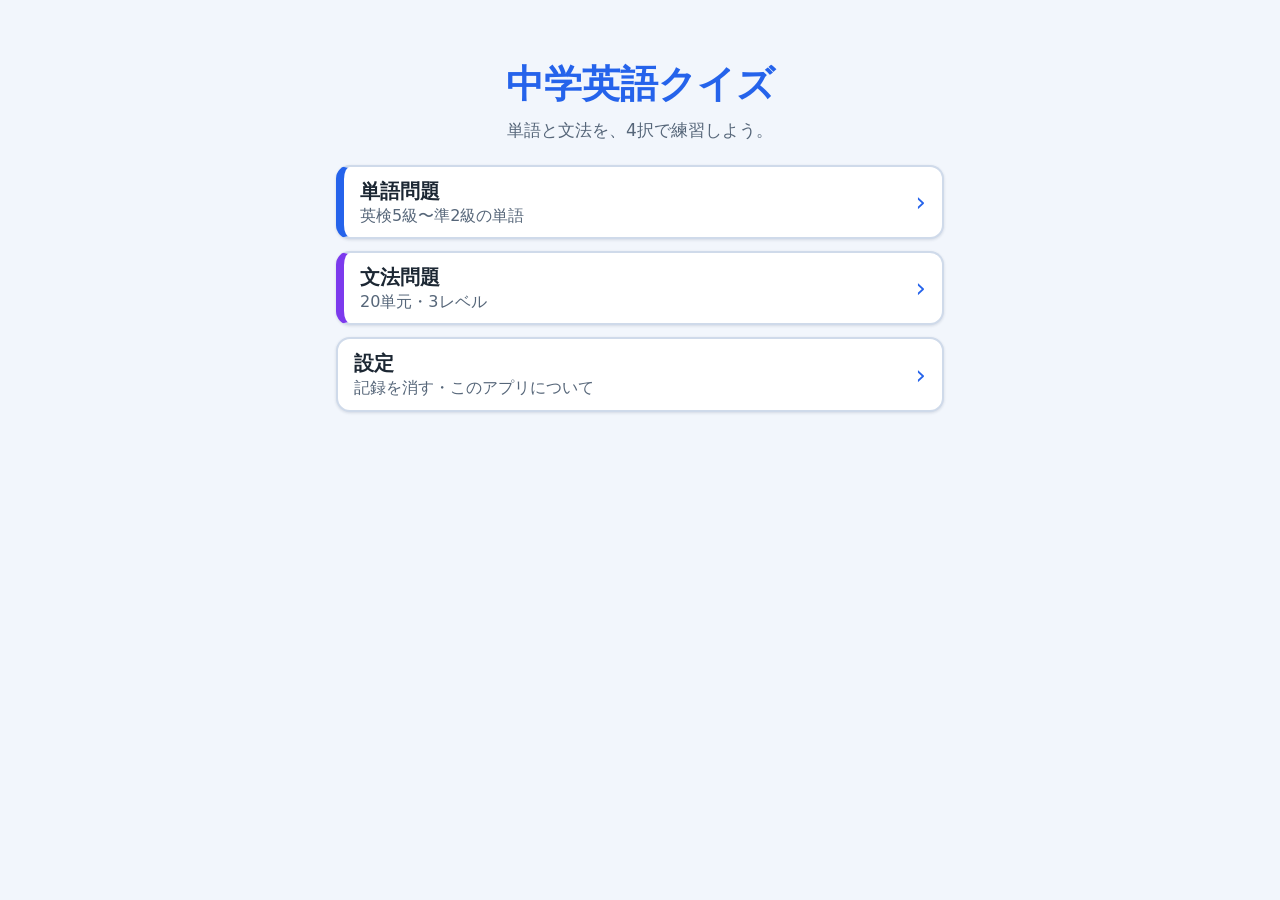
<file: ver1.0.html>
<!DOCTYPE html>
<html lang="ja">
<head>
<meta charset="utf-8">
<meta name="viewport" content="width=device-width, initial-scale=1">
<meta name="theme-color" content="#2563eb">
<title>中学英語クイズ</title>
<link rel="stylesheet" href="css/style.css">
</head>
<body>
<div id="app" class="app"></div>
<noscript><p style="padding:16px">このアプリを使うには、ブラウザの JavaScript を ON にしてください。</p></noscript>

<!-- 単語データ（やさしい順） -->
<script src="data/words_5.js"></script>
<script src="data/words_4.js"></script>
<script src="data/words_3.js"></script>
<script src="data/words_p2.js"></script>

<!-- 文法データ（単元ごと） -->
<script src="data/grammar/01_be.js"></script>
<script src="data/grammar/02_present.js"></script>
<script src="data/grammar/03_pronoun.js"></script>
<script src="data/grammar/04_wh.js"></script>
<script src="data/grammar/05_imperative.js"></script>
<script src="data/grammar/06_present_prog.js"></script>
<script src="data/grammar/07_past.js"></script>
<script src="data/grammar/08_past_prog.js"></script>
<script src="data/grammar/09_future.js"></script>
<script src="data/grammar/10_modal.js"></script>
<script src="data/grammar/11_infinitive.js"></script>
<script src="data/grammar/12_gerund.js"></script>
<script src="data/grammar/13_comparison.js"></script>
<script src="data/grammar/14_conjunction.js"></script>
<script src="data/grammar/15_passive.js"></script>
<script src="data/grammar/16_perfect.js"></script>
<script src="data/grammar/17_participle.js"></script>
<script src="data/grammar/18_relative.js"></script>
<script src="data/grammar/19_indirect.js"></script>
<script src="data/grammar/20_subjunctive.js"></script>

<!-- アプリ本体 -->
<script src="js/storage.js"></script>
<script src="js/quiz.js"></script>
<script src="js/app.js"></script>
</body>
</html>
</file>
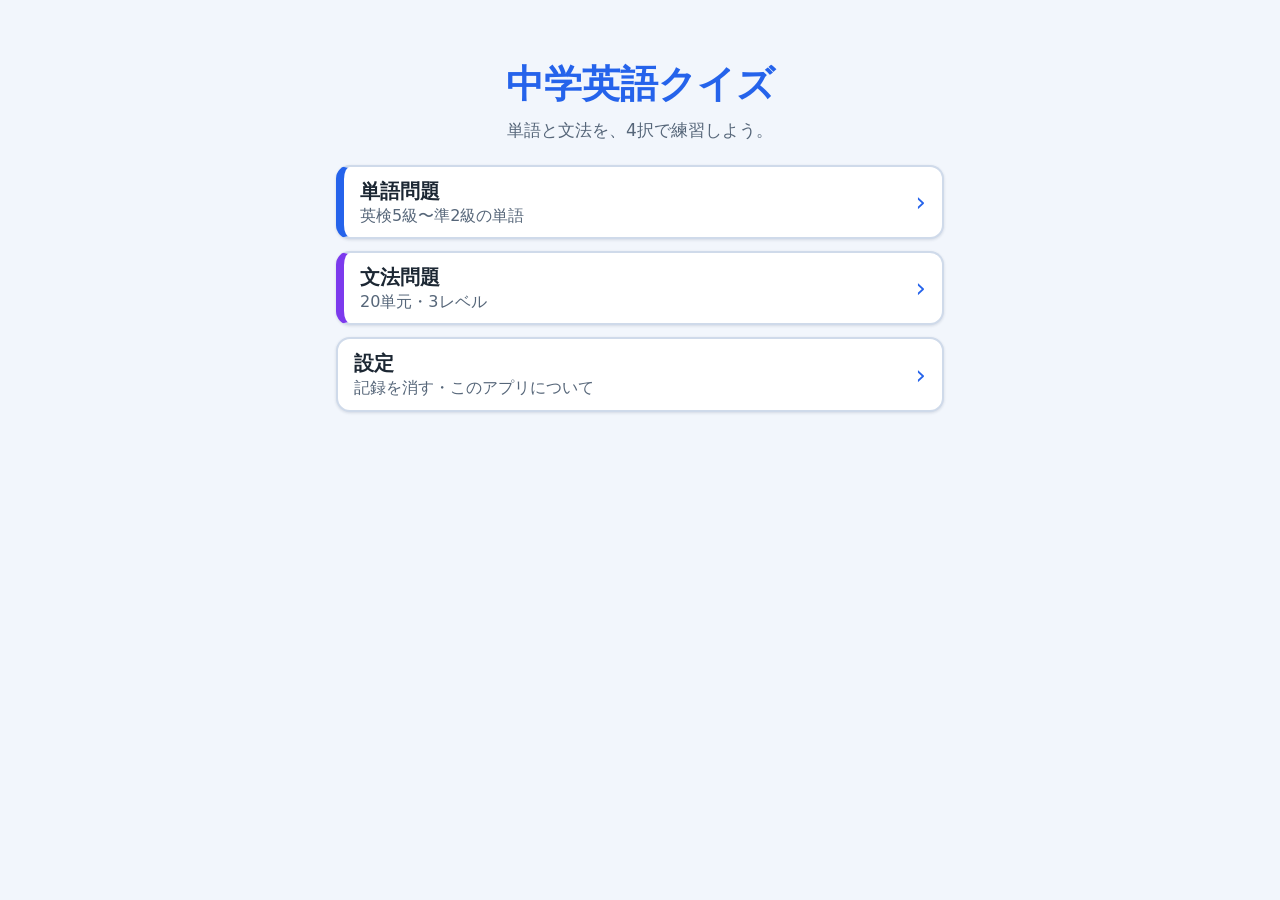
<file: ver1.1.html>
<!DOCTYPE html>
<html lang="ja">
<head>
<meta charset="utf-8">
<meta name="viewport" content="width=device-width, initial-scale=1">
<meta name="theme-color" content="#2563eb">
<script>
/* 公開サイト（https）で開いたときは、最新の ver1.2 へ移る（ホーム画面に追加した古い入口のため）。
   ダブルクリックで開いたとき（file://）は、これまでどおり ver1.1 が動く。 */
if (location.protocol === 'https:') location.replace('ver1.2.html' + location.search + location.hash);
</script>
<title>中学英語クイズ</title>
<!-- スマホのホーム画面に追加したとき、アプリのように全画面で開くための設定 -->
<link rel="manifest" href="manifest.webmanifest">
<link rel="icon" href="icons/icon-192.png">
<link rel="apple-touch-icon" href="icons/apple-touch-icon.png">
<meta name="apple-mobile-web-app-capable" content="yes">
<meta name="mobile-web-app-capable" content="yes">
<meta name="apple-mobile-web-app-title" content="英語クイズ">
<link rel="stylesheet" href="css/style_v1.1.css">
</head>
<body>
<div id="app" class="app"></div>
<noscript><p style="padding:16px">このアプリを使うには、ブラウザの JavaScript を ON にしてください。</p></noscript>

<!-- 単語データ（やさしい順）。ver1.0 と共通 -->
<script src="data/words_5.js"></script>
<script src="data/words_4.js"></script>
<script src="data/words_3.js"></script>
<script src="data/words_p2.js"></script>

<!-- 文法データ（単元ごと）。ver1.0 と共通 -->
<script src="data/grammar/01_be.js"></script>
<script src="data/grammar/02_present.js"></script>
<script src="data/grammar/03_pronoun.js"></script>
<script src="data/grammar/04_wh.js"></script>
<script src="data/grammar/05_imperative.js"></script>
<script src="data/grammar/06_present_prog.js"></script>
<script src="data/grammar/07_past.js"></script>
<script src="data/grammar/08_past_prog.js"></script>
<script src="data/grammar/09_future.js"></script>
<script src="data/grammar/10_modal.js"></script>
<script src="data/grammar/11_infinitive.js"></script>
<script src="data/grammar/12_gerund.js"></script>
<script src="data/grammar/13_comparison.js"></script>
<script src="data/grammar/14_conjunction.js"></script>
<script src="data/grammar/15_passive.js"></script>
<script src="data/grammar/16_perfect.js"></script>
<script src="data/grammar/17_participle.js"></script>
<script src="data/grammar/18_relative.js"></script>
<script src="data/grammar/19_indirect.js"></script>
<script src="data/grammar/20_subjunctive.js"></script>

<!-- アプリ本体（ver1.1） -->
<script src="js/storage_v1.1.js"></script>
<script src="js/quiz_v1.1.js"></script>
<script src="js/app_v1.1.js"></script>

<!-- オフライン用（https で開いたときだけ。ダブルクリックで開いたときは何もしない） -->
<script>
if ('serviceWorker' in navigator && location.protocol === 'https:') {
  navigator.serviceWorker.register('sw.js');
}
</script>
</body>
</html>
</file>
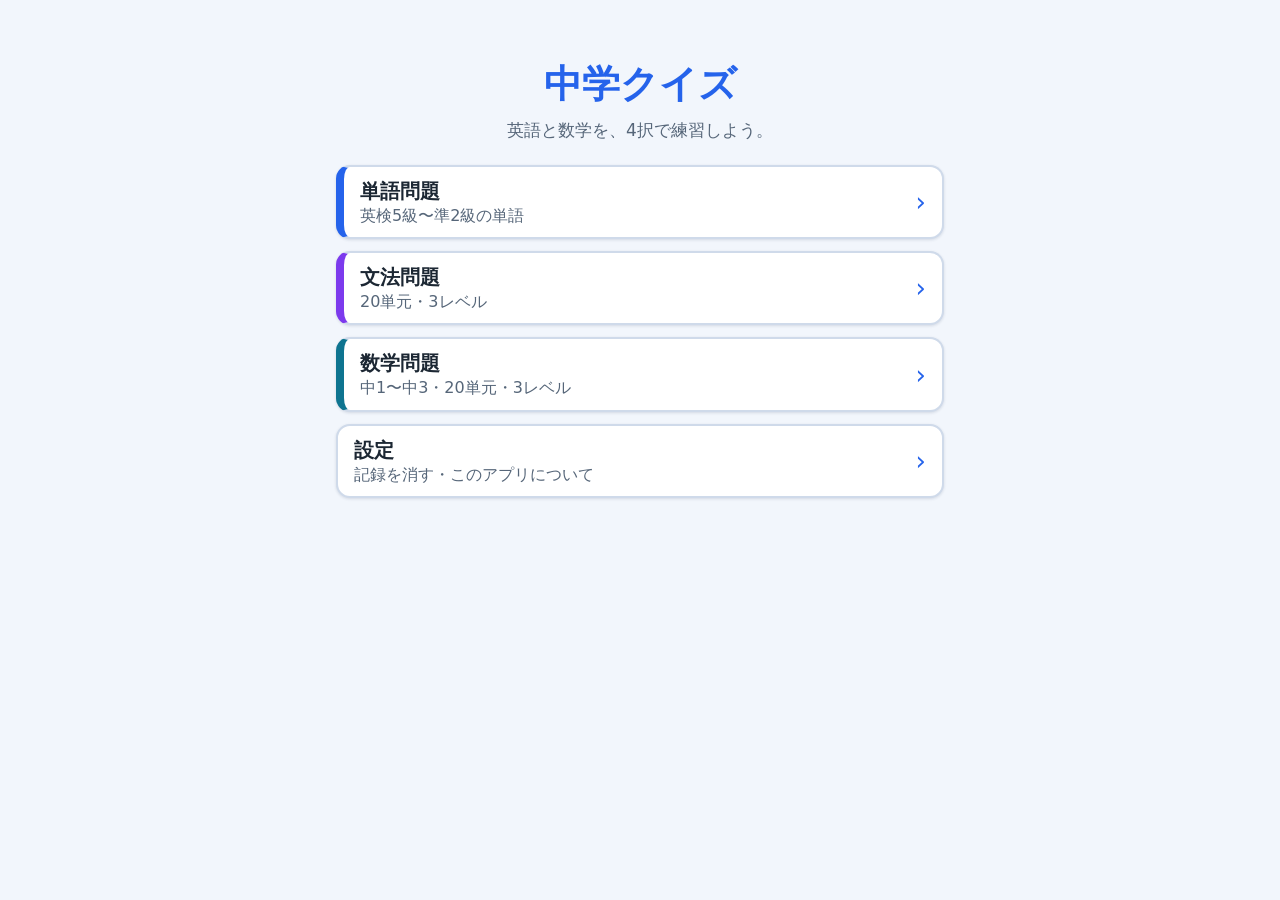
<file: ver1.2.html>
<!DOCTYPE html>
<html lang="ja">
<head>
<meta charset="utf-8">
<meta name="viewport" content="width=device-width, initial-scale=1">
<meta name="theme-color" content="#2563eb">
<title>中学クイズ</title>
<!-- スマホのホーム画面に追加したとき、アプリのように全画面で開くための設定 -->
<link rel="manifest" href="manifest.webmanifest">
<link rel="icon" href="icons/icon-192.png">
<link rel="apple-touch-icon" href="icons/apple-touch-icon.png">
<meta name="apple-mobile-web-app-capable" content="yes">
<meta name="mobile-web-app-capable" content="yes">
<meta name="apple-mobile-web-app-title" content="中学クイズ">
<link rel="stylesheet" href="css/style_v1.2.css">
</head>
<body>
<div id="app" class="app"></div>
<noscript><p style="padding:16px">このアプリを使うには、ブラウザの JavaScript を ON にしてください。</p></noscript>

<!-- 単語データ（やさしい順）。ver1.0・ver1.1 と共通 -->
<script src="data/words_5.js"></script>
<script src="data/words_4.js"></script>
<script src="data/words_3.js"></script>
<script src="data/words_p2.js"></script>

<!-- 文法データ（単元ごと）。ver1.0・ver1.1 と共通 -->
<script src="data/grammar/01_be.js"></script>
<script src="data/grammar/02_present.js"></script>
<script src="data/grammar/03_pronoun.js"></script>
<script src="data/grammar/04_wh.js"></script>
<script src="data/grammar/05_imperative.js"></script>
<script src="data/grammar/06_present_prog.js"></script>
<script src="data/grammar/07_past.js"></script>
<script src="data/grammar/08_past_prog.js"></script>
<script src="data/grammar/09_future.js"></script>
<script src="data/grammar/10_modal.js"></script>
<script src="data/grammar/11_infinitive.js"></script>
<script src="data/grammar/12_gerund.js"></script>
<script src="data/grammar/13_comparison.js"></script>
<script src="data/grammar/14_conjunction.js"></script>
<script src="data/grammar/15_passive.js"></script>
<script src="data/grammar/16_perfect.js"></script>
<script src="data/grammar/17_participle.js"></script>
<script src="data/grammar/18_relative.js"></script>
<script src="data/grammar/19_indirect.js"></script>
<script src="data/grammar/20_subjunctive.js"></script>

<!-- 数学データ（単元ごと）。ver1.2 で追加 -->
<script src="data/math/01_signed.js"></script>
<script src="data/math/02_letters.js"></script>
<script src="data/math/03_linear_eq.js"></script>
<script src="data/math/04_proportion.js"></script>
<script src="data/math/05_plane.js"></script>
<script src="data/math/06_solid.js"></script>
<script src="data/math/07_expressions.js"></script>
<script src="data/math/08_simultaneous.js"></script>
<script src="data/math/09_linear_func.js"></script>
<script src="data/math/10_angles.js"></script>
<script src="data/math/11_congruence.js"></script>
<script src="data/math/12_probability.js"></script>
<script src="data/math/13_data.js"></script>
<script src="data/math/14_expand_factor.js"></script>
<script src="data/math/15_sqrt.js"></script>
<script src="data/math/16_quadratic_eq.js"></script>
<script src="data/math/17_quadratic_func.js"></script>
<script src="data/math/18_similar.js"></script>
<script src="data/math/19_circle.js"></script>
<script src="data/math/20_pythagoras.js"></script>

<!-- アプリ本体（ver1.2） -->
<script src="js/storage_v1.2.js"></script>
<script src="js/mathtext_v1.2.js"></script>
<script src="js/quiz_v1.2.js"></script>
<script src="js/app_v1.2.js"></script>

<!-- オフライン用（https で開いたときだけ。ダブルクリックで開いたときは何もしない） -->
<script>
if ('serviceWorker' in navigator && location.protocol === 'https:') {
  navigator.serviceWorker.register('sw.js');
}
</script>
</body>
</html>
</file>
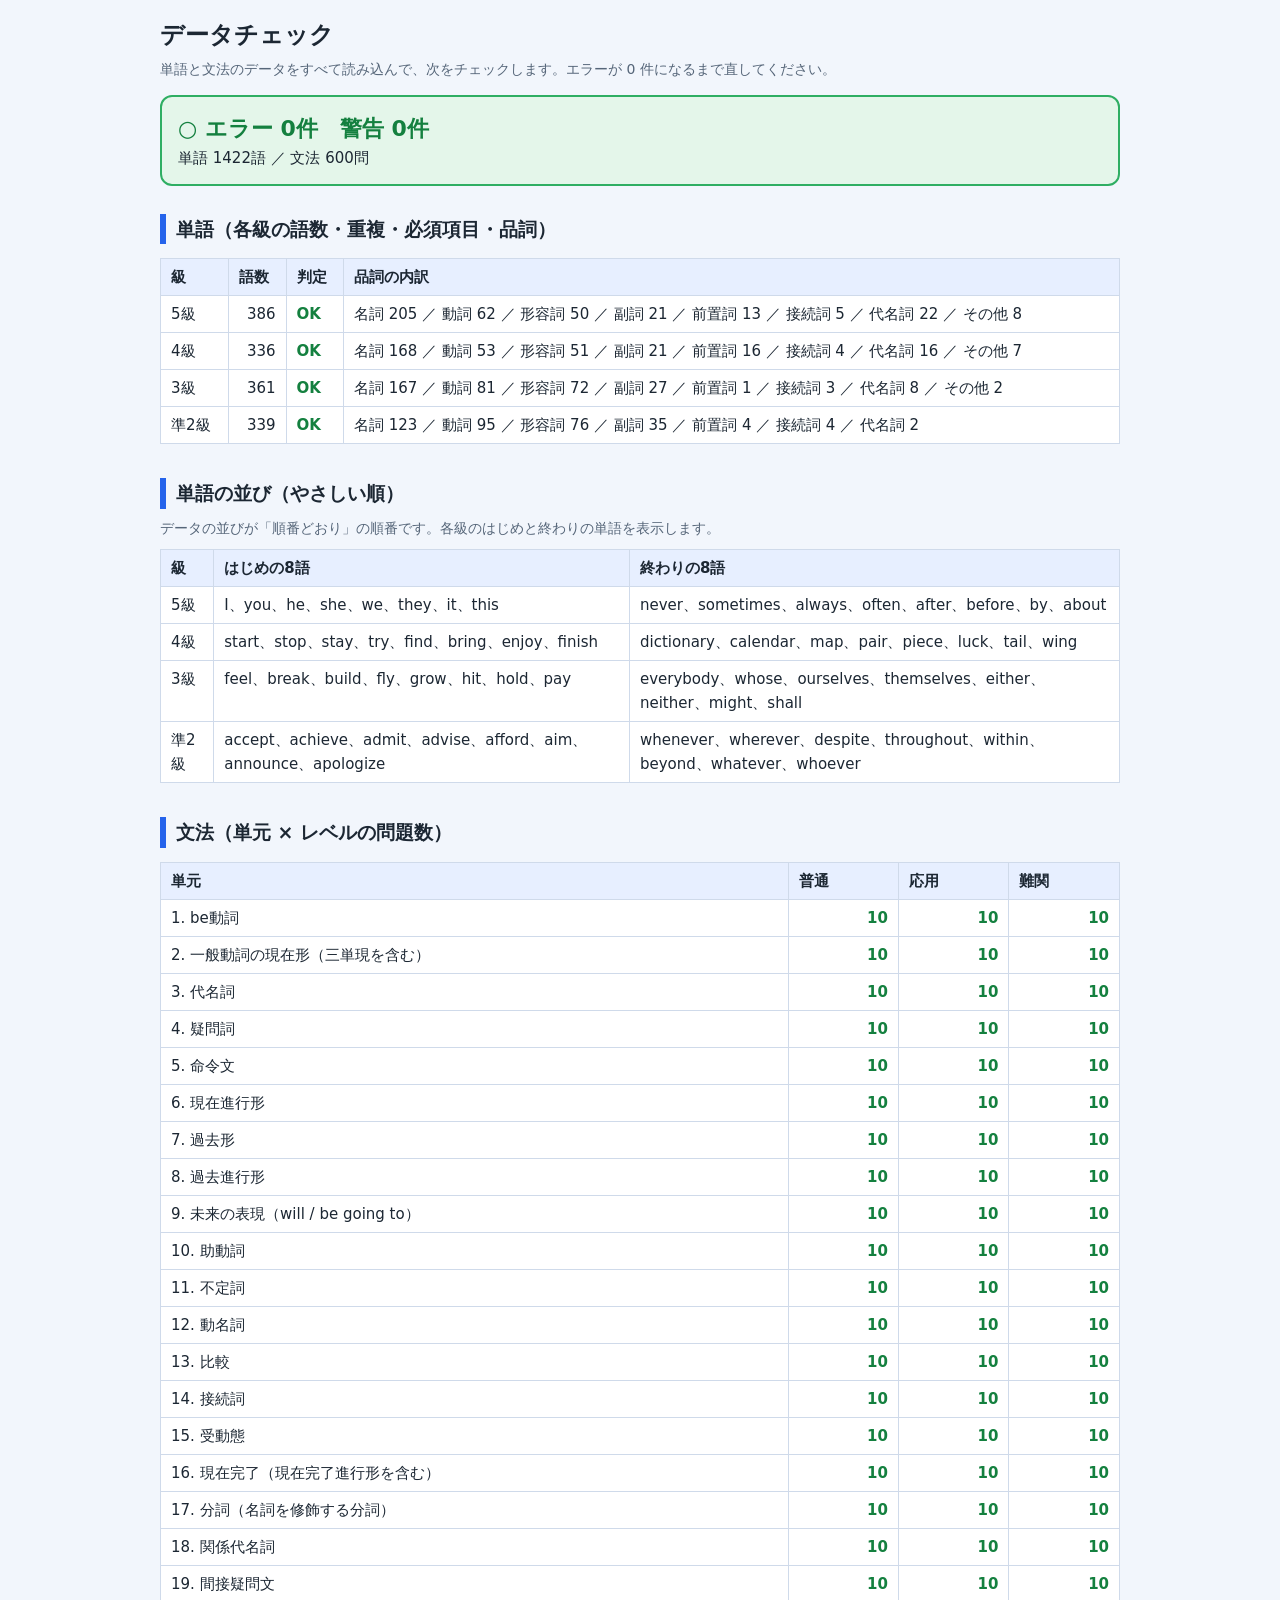
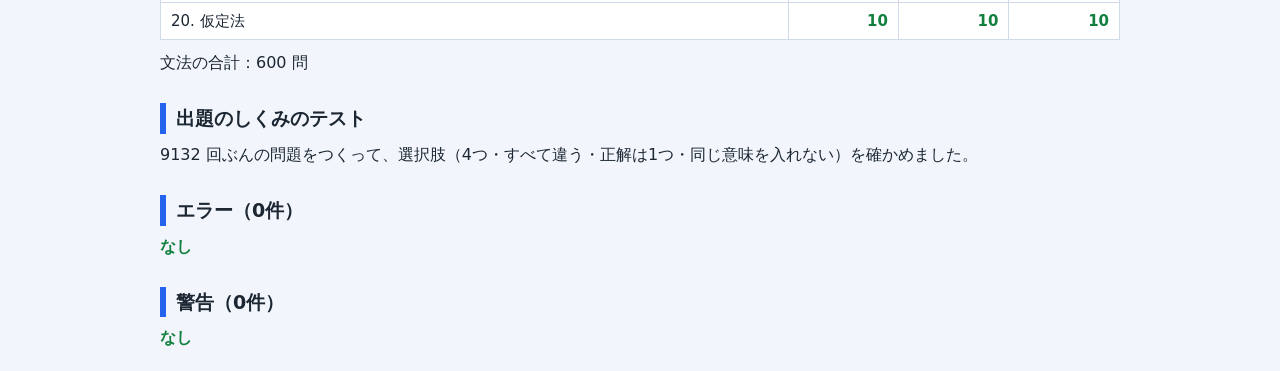
<file: tools/check.html>
<!DOCTYPE html>
<html lang="ja">
<head>
<meta charset="utf-8">
<meta name="viewport" content="width=device-width, initial-scale=1">
<title>データチェック｜中学英語クイズ</title>
<style>
  body { margin: 0; padding: 16px; background: #f2f6fc; color: #1c2733; font: 16px/1.6 "Hiragino Sans", "Yu Gothic UI", "Meiryo", system-ui, sans-serif; }
  main { max-width: 960px; margin: 0 auto; }
  h1 { margin: 0 0 4px; font-size: 24px; }
  h2 { margin: 28px 0 8px; font-size: 19px; border-left: 6px solid #2563eb; padding-left: 10px; }
  p { margin: 4px 0; }
  .muted { color: #566679; font-size: 14px; }
  #summary { margin: 14px 0; padding: 14px 16px; border-radius: 12px; font-size: 22px; font-weight: 800; border: 2px solid; }
  #summary.ok { background: #e4f6ea; border-color: #2fae63; color: #14803f; }
  #summary.ng { background: #fdeaea; border-color: #e45757; color: #c62828; }
  #summary small { display: block; font-size: 15px; font-weight: 400; color: #1c2733; }
  table { border-collapse: collapse; width: 100%; background: #fff; margin: 6px 0; }
  th, td { border: 1px solid #cfdaea; padding: 6px 10px; text-align: left; font-size: 15px; vertical-align: top; }
  th { background: #e7efff; }
  td.num { text-align: right; font-variant-numeric: tabular-nums; }
  .pass { color: #14803f; font-weight: 700; }
  .warn { color: #a15c00; font-weight: 700; background: #fff4d6; }
  .fail { color: #c62828; font-weight: 700; background: #fdeaea; }
  ul.msgs { margin: 6px 0; padding-left: 22px; }
  ul.msgs li { margin: 2px 0; font-size: 15px; }
  .scroll { overflow-x: auto; }
  code { background: #e9eef6; padding: 0 4px; border-radius: 4px; }
</style>
</head>
<body>
<main>
  <h1>データチェック</h1>
  <p class="muted">単語と文法のデータをすべて読み込んで、次をチェックします。エラーが 0 件になるまで直してください。</p>
  <div id="summary">チェック中…</div>
  <div id="report"></div>
</main>

<script>window.__loadErrors = [];</script>
<script src="../data/words_5.js" onerror="window.__loadErrors.push('data/words_5.js')"></script>
<script src="../data/words_4.js" onerror="window.__loadErrors.push('data/words_4.js')"></script>
<script src="../data/words_3.js" onerror="window.__loadErrors.push('data/words_3.js')"></script>
<script src="../data/words_p2.js" onerror="window.__loadErrors.push('data/words_p2.js')"></script>
<script src="../data/grammar/01_be.js" onerror="window.__loadErrors.push('data/grammar/01_be.js')"></script>
<script src="../data/grammar/02_present.js" onerror="window.__loadErrors.push('data/grammar/02_present.js')"></script>
<script src="../data/grammar/03_pronoun.js" onerror="window.__loadErrors.push('data/grammar/03_pronoun.js')"></script>
<script src="../data/grammar/04_wh.js" onerror="window.__loadErrors.push('data/grammar/04_wh.js')"></script>
<script src="../data/grammar/05_imperative.js" onerror="window.__loadErrors.push('data/grammar/05_imperative.js')"></script>
<script src="../data/grammar/06_present_prog.js" onerror="window.__loadErrors.push('data/grammar/06_present_prog.js')"></script>
<script src="../data/grammar/07_past.js" onerror="window.__loadErrors.push('data/grammar/07_past.js')"></script>
<script src="../data/grammar/08_past_prog.js" onerror="window.__loadErrors.push('data/grammar/08_past_prog.js')"></script>
<script src="../data/grammar/09_future.js" onerror="window.__loadErrors.push('data/grammar/09_future.js')"></script>
<script src="../data/grammar/10_modal.js" onerror="window.__loadErrors.push('data/grammar/10_modal.js')"></script>
<script src="../data/grammar/11_infinitive.js" onerror="window.__loadErrors.push('data/grammar/11_infinitive.js')"></script>
<script src="../data/grammar/12_gerund.js" onerror="window.__loadErrors.push('data/grammar/12_gerund.js')"></script>
<script src="../data/grammar/13_comparison.js" onerror="window.__loadErrors.push('data/grammar/13_comparison.js')"></script>
<script src="../data/grammar/14_conjunction.js" onerror="window.__loadErrors.push('data/grammar/14_conjunction.js')"></script>
<script src="../data/grammar/15_passive.js" onerror="window.__loadErrors.push('data/grammar/15_passive.js')"></script>
<script src="../data/grammar/16_perfect.js" onerror="window.__loadErrors.push('data/grammar/16_perfect.js')"></script>
<script src="../data/grammar/17_participle.js" onerror="window.__loadErrors.push('data/grammar/17_participle.js')"></script>
<script src="../data/grammar/18_relative.js" onerror="window.__loadErrors.push('data/grammar/18_relative.js')"></script>
<script src="../data/grammar/19_indirect.js" onerror="window.__loadErrors.push('data/grammar/19_indirect.js')"></script>
<script src="../data/grammar/20_subjunctive.js" onerror="window.__loadErrors.push('data/grammar/20_subjunctive.js')"></script>
<script src="../js/quiz.js"></script>
<script>
(function () {
  'use strict';

  var MIN_WORDS = 300;     // 1つの級の最低語数
  var MIN_GRAMMAR = 10;    // 1単元×1レベルの最低問題数

  var WORDS = window.WORDS || [];
  var GRAMMAR = window.GRAMMAR || [];
  var Quiz = window.EIQQuiz;
  var errors = [];
  var warnings = [];

  function err(m) { errors.push(m); }
  function warn(m) { warnings.push(m); }
  function esc(s) {
    return String(s).replace(/[&<>"']/g, function (c) {
      return { '&': '&amp;', '<': '&lt;', '>': '&gt;', '"': '&quot;', "'": '&#39;' }[c];
    });
  }
  function blank(v) { return typeof v !== 'string' || v.trim() === ''; }
  function label(w) { return w && w.id ? w.id : '(idなし)'; }

  var POS = Object.keys(Quiz.POS_LABEL);
  var LEVELS = Quiz.WORD_LEVELS;
  var GLEVELS = Quiz.GRAMMAR_LEVELS;
  var UNIT_COUNT = Quiz.GRAMMAR_UNITS.length;
  var levelLabel = {};
  LEVELS.forEach(function (l) { levelLabel[l.key] = l.label; });

  // ---------- 読み込み ----------
  window.__loadErrors.forEach(function (f) { err('ファイルを読み込めませんでした：' + f); });
  if (!Quiz) { err('js/quiz.js を読み込めませんでした。'); }

  // ---------- 単語 ----------
  var wordRows = [];
  var idSeen = {};
  var wordSeen = {};   // 小文字の単語 -> [{ level, id }]

  WORDS.forEach(function (w) {
    var tag = label(w);
    ['id', 'level', 'word', 'meaning', 'pos', 'example', 'exampleJa'].forEach(function (f) {
      if (blank(w[f])) err(tag + '：' + f + ' が空です。');
    });
    if (!levelLabel[w.level]) { err(tag + '：level が "5" "4" "3" "p2" のどれでもありません（' + w.level + '）。'); return; }
    if (!blank(w.pos) && POS.indexOf(w.pos) < 0) err(tag + '：pos の値が正しくありません（' + w.pos + '）。');

    if (!blank(w.id)) {
      var lv = LEVELS.filter(function (l) { return l.key === w.level; })[0];
      if (!new RegExp('^' + lv.idPrefix + '-\\d{3}$').test(w.id)) {
        err(tag + '：id の形式が正しくありません。' + lv.label + ' は ' + lv.idPrefix + '-001 の形です。');
      }
      if (idSeen[w.id]) err('id が重複しています：' + w.id);
      idSeen[w.id] = true;
    }

    if (!blank(w.word)) {
      if (/\s/.test(w.word.trim())) err(tag + '：熟語（スペースを含む）は入れられません（' + w.word + '）。');
      var key = w.word.trim().toLowerCase();
      (wordSeen[key] = wordSeen[key] || []).push({ level: w.level, id: w.id });
      if (!blank(w.example)) {
        var ex = w.example.toLowerCase();
        var stem = key.length <= 3 ? key : key.slice(0, Math.max(3, key.length - 2));
        if (ex.indexOf(stem) < 0) warn(tag + '：例文に単語（' + w.word + '）が見つかりません。');
      }
    }
    if (!blank(w.meaning) && w.meaning.length > 20) warn(tag + '：意味が長すぎます（' + w.meaning + '）。');
  });

  Object.keys(wordSeen).forEach(function (k) {
    var hits = wordSeen[k];
    if (hits.length < 2) return;
    var levels = {};
    hits.forEach(function (h) { levels[h.level] = (levels[h.level] || 0) + 1; });
    var keys = Object.keys(levels);
    var where = hits.map(function (h) { return h.id + '（' + levelLabel[h.level] + '）'; }).join('、');
    if (keys.length > 1) err('級をまたいで単語が重複しています："' + k + '" … ' + where);
    keys.forEach(function (lk) {
      if (levels[lk] > 1) err('同じ級の中で単語が重複しています："' + k + '" … ' + where);
    });
  });

  LEVELS.forEach(function (lv) {
    var list = WORDS.filter(function (w) { return w.level === lv.key; });
    var pos = {};
    list.forEach(function (w) { pos[w.pos] = (pos[w.pos] || 0) + 1; });
    var short = list.length < MIN_WORDS;
    if (short) warn(lv.label + '：単語が ' + list.length + ' 語です（' + MIN_WORDS + '語以上にしてください）。');
    wordRows.push({ lv: lv, n: list.length, short: short, pos: pos, list: list });
  });

  // ---------- 文法 ----------
  var gSeen = {};
  var gCount = {};      // 'unit/level' -> 問題数
  var qSeen = {};

  GRAMMAR.forEach(function (g) {
    var tag = label(g);
    ['id', 'level', 'question', 'explanation'].forEach(function (f) {
      if (blank(g[f])) err(tag + '：' + f + ' が空です。');
    });
    var unitOk = typeof g.unit === 'number' && g.unit >= 1 && g.unit <= UNIT_COUNT && g.unit % 1 === 0;
    var level = GLEVELS.filter(function (l) { return l.key === g.level; })[0];
    if (!unitOk) err(tag + '：unit が 1〜' + UNIT_COUNT + ' の整数ではありません（' + g.unit + '）。');
    if (!level) err(tag + '：level が "normal" "advanced" "hard" のどれでもありません（' + g.level + '）。');

    if (!blank(g.id)) {
      var m = /^g(\d{2})-([nah])-(\d{2,})$/.exec(g.id);
      if (!m) {
        err(tag + '：id の形式が正しくありません（g01-n-01 の形）。');
      } else {
        if (unitOk && Number(m[1]) !== g.unit) err(tag + '：id の単元番号と unit が合っていません。');
        if (level && m[2] !== level.code) err(tag + '：id のレベル文字と level が合っていません。');
      }
      if (gSeen[g.id]) err('id が重複しています：' + g.id);
      gSeen[g.id] = true;
    }

    var cs = g.choices;
    if (!Array.isArray(cs) || cs.length !== 4) {
      err(tag + '：choices が4つではありません。');
    } else {
      if (cs.some(blank)) err(tag + '：choices に空の選択肢があります。');
      var uniq = {};
      var ci = {};
      cs.forEach(function (c) {
        var t = String(c).trim();
        uniq[t] = (uniq[t] || 0) + 1;
        ci[t.toLowerCase()] = (ci[t.toLowerCase()] || 0) + 1;
      });
      if (Object.keys(uniq).length < 4) err(tag + '：choices に同じ選択肢があります。');
      else if (Object.keys(ci).length < 4) warn(tag + '：choices に、大文字小文字だけが違う選択肢があります。');
    }
    if (!(typeof g.answer === 'number' && g.answer % 1 === 0 && g.answer >= 0 && g.answer <= 3)) {
      err(tag + '：answer が 0〜3 の整数ではありません（' + g.answer + '）。');
    } else if (Array.isArray(cs) && cs.length !== 4 && g.answer >= cs.length) {
      err(tag + '：answer が choices の範囲外です。');
    }

    if (!blank(g.question)) {
      if (!/\(\s*\)/.test(g.question)) warn(tag + '：問題文に空所 ( ) がありません。');
      var qk = g.question + '|' + (Array.isArray(cs) ? cs.join('/') : '');
      if (qSeen[qk]) warn(tag + '：' + qSeen[qk] + ' と問題・選択肢が同じです。');
      qSeen[qk] = tag;
    }
    if (unitOk && level) {
      var k = g.unit + '/' + g.level;
      gCount[k] = (gCount[k] || 0) + 1;
    }
  });

  for (var u = 1; u <= UNIT_COUNT; u++) {
    GLEVELS.forEach(function (l) {
      var n = gCount[u + '/' + l.key] || 0;
      if (n < MIN_GRAMMAR) warn('単元' + u + '（' + Quiz.unitName(u) + '）の' + l.label + '：' + n + '問です（' + MIN_GRAMMAR + '問以上にしてください）。');
    });
  }

  // ---------- 出題のしくみのテスト ----------
  // すべての単語を、両方の向きで3回ずつ出題してみて、選択肢が正しくつくれるか調べる
  var testCount = 0;
  var relaxedCount = 0;
  var crossCount = 0;
  if (Quiz) {
    WORDS.forEach(function (w) {
      if (!levelLabel[w.level] || blank(w.word) || blank(w.meaning)) return;
      ['en2ja', 'ja2en'].forEach(function (dir) {
        for (var r = 0; r < 3; r++) {
          var q = Quiz.buildWordQuestion(w, dir);
          testCount++;
          var tag = label(w) + '（' + (dir === 'en2ja' ? '英→日' : '日→英') + '）';
          if (q.options.length !== 4) { err('出題テスト ' + tag + '：選択肢が' + q.options.length + '個です。'); break; }
          var texts = {};
          q.options.forEach(function (o) { texts[o.text.toLowerCase()] = true; });
          if (Object.keys(texts).length !== 4) { err('出題テスト ' + tag + '：同じ選択肢があります。'); break; }
          var corrects = q.options.filter(function (o) { return o.correct; });
          if (corrects.length !== 1 || !q.options[q.correctIndex].correct) { err('出題テスト ' + tag + '：正解が1つになっていません。'); break; }
          var bad = false;
          q.options.forEach(function (o) {
            if (o.correct) return;
            var c = Quiz.getWord(o.wordId);
            if (!c || c.id === w.id || c.word.toLowerCase() === w.word.toLowerCase() ||
                Quiz.shareToken(Quiz.meaningTokens(c.meaning), Quiz.meaningTokens(w.meaning))) bad = true;
          });
          if (bad) { err('出題テスト ' + tag + '：正解と同じ意味・同じ単語の選択肢が入りました。'); break; }
          if (q.relaxed) relaxedCount++;
          if (q.crossLevel) crossCount++;
        }
      });
    });
    GRAMMAR.forEach(function (g) {
      if (!Array.isArray(g.choices) || g.choices.length !== 4 || !(g.answer >= 0 && g.answer <= 3)) return;
      var q = Quiz.buildGrammarQuestion(g);
      testCount++;
      if (q.options.length !== 4 || q.options[q.correctIndex].text !== g.choices[g.answer]) {
        err('出題テスト ' + label(g) + '：シャッフル後の正解が合っていません。');
      }
    });
    if (crossCount > 0) warn('出題テスト：同じ級の単語が足りず、他の級から選択肢を補った問題が ' + crossCount + ' 回ありました（単語が少ない級があります）。');
  }

  // ---------- 表示 ----------
  var html = [];

  html.push('<h2>単語（各級の語数・重複・必須項目・品詞）</h2>');
  html.push('<div class="scroll"><table><tr><th>級</th><th>語数</th><th>判定</th><th>品詞の内訳</th></tr>');
  wordRows.forEach(function (r) {
    var posText = Quiz.POS_ORDER.filter(function (p) { return r.pos[p]; }).map(function (p) {
      return Quiz.POS_LABEL[p] + ' ' + r.pos[p];
    }).join(' ／ ');
    html.push('<tr><td>' + esc(r.lv.label) + '</td><td class="num">' + r.n + '</td><td class="' + (r.short ? 'warn' : 'pass') +
      '">' + (r.short ? '警告（' + MIN_WORDS + '語未満）' : 'OK') + '</td><td>' + esc(posText) + '</td></tr>');
  });
  html.push('</table></div>');

  html.push('<h2>単語の並び（やさしい順）</h2>');
  html.push('<p class="muted">データの並びが「順番どおり」の順番です。各級のはじめと終わりの単語を表示します。</p>');
  html.push('<div class="scroll"><table><tr><th>級</th><th>はじめの8語</th><th>終わりの8語</th></tr>');
  wordRows.forEach(function (r) {
    function names(a) { return a.map(function (w) { return esc(w.word); }).join('、'); }
    html.push('<tr><td>' + esc(r.lv.label) + '</td><td>' + names(r.list.slice(0, 8)) + '</td><td>' + names(r.list.slice(-8)) + '</td></tr>');
  });
  html.push('</table></div>');

  html.push('<h2>文法（単元 × レベルの問題数）</h2>');
  html.push('<div class="scroll"><table><tr><th>単元</th>');
  GLEVELS.forEach(function (l) { html.push('<th>' + esc(l.label) + '</th>'); });
  html.push('</tr>');
  for (var uu = 1; uu <= UNIT_COUNT; uu++) {
    html.push('<tr><td>' + uu + '. ' + esc(Quiz.unitName(uu)) + '</td>');
    GLEVELS.forEach(function (l) {
      var n = gCount[uu + '/' + l.key] || 0;
      html.push('<td class="num ' + (n < MIN_GRAMMAR ? 'warn' : 'pass') + '">' + n + '</td>');
    });
    html.push('</tr>');
  }
  html.push('</table></div>');
  html.push('<p>文法の合計：' + GRAMMAR.length + ' 問</p>');

  html.push('<h2>出題のしくみのテスト</h2>');
  html.push('<p>' + testCount + ' 回ぶんの問題をつくって、選択肢（4つ・すべて違う・正解は1つ・同じ意味を入れない）を確かめました。' +
    (relaxedCount ? '（意味の重なりをゆるした問題：' + relaxedCount + '回）' : '') + '</p>');

  function msgList(title, list, cls) {
    var out = ['<h2>' + title + '（' + list.length + '件）</h2>'];
    if (list.length === 0) {
      out.push('<p class="pass">なし</p>');
    } else {
      out.push('<ul class="msgs">');
      list.slice(0, 300).forEach(function (m) { out.push('<li class="' + cls + '">' + esc(m) + '</li>'); });
      out.push('</ul>');
      if (list.length > 300) out.push('<p class="muted">ほか ' + (list.length - 300) + ' 件</p>');
    }
    return out.join('');
  }
  html.push(msgList('エラー', errors, 'fail'));
  html.push(msgList('警告', warnings, 'warn'));

  document.getElementById('report').innerHTML = html.join('');
  var summary = document.getElementById('summary');
  summary.className = errors.length === 0 ? 'ok' : 'ng';
  summary.setAttribute('data-errors', String(errors.length));
  summary.setAttribute('data-warnings', String(warnings.length));
  summary.innerHTML = (errors.length === 0 ? '○ エラー 0件' : '× エラー ' + errors.length + '件') +
    '　警告 ' + warnings.length + '件' +
    '<small>単語 ' + WORDS.length + '語 ／ 文法 ' + GRAMMAR.length + '問</small>';
})();
</script>
</body>
</html>
</file>
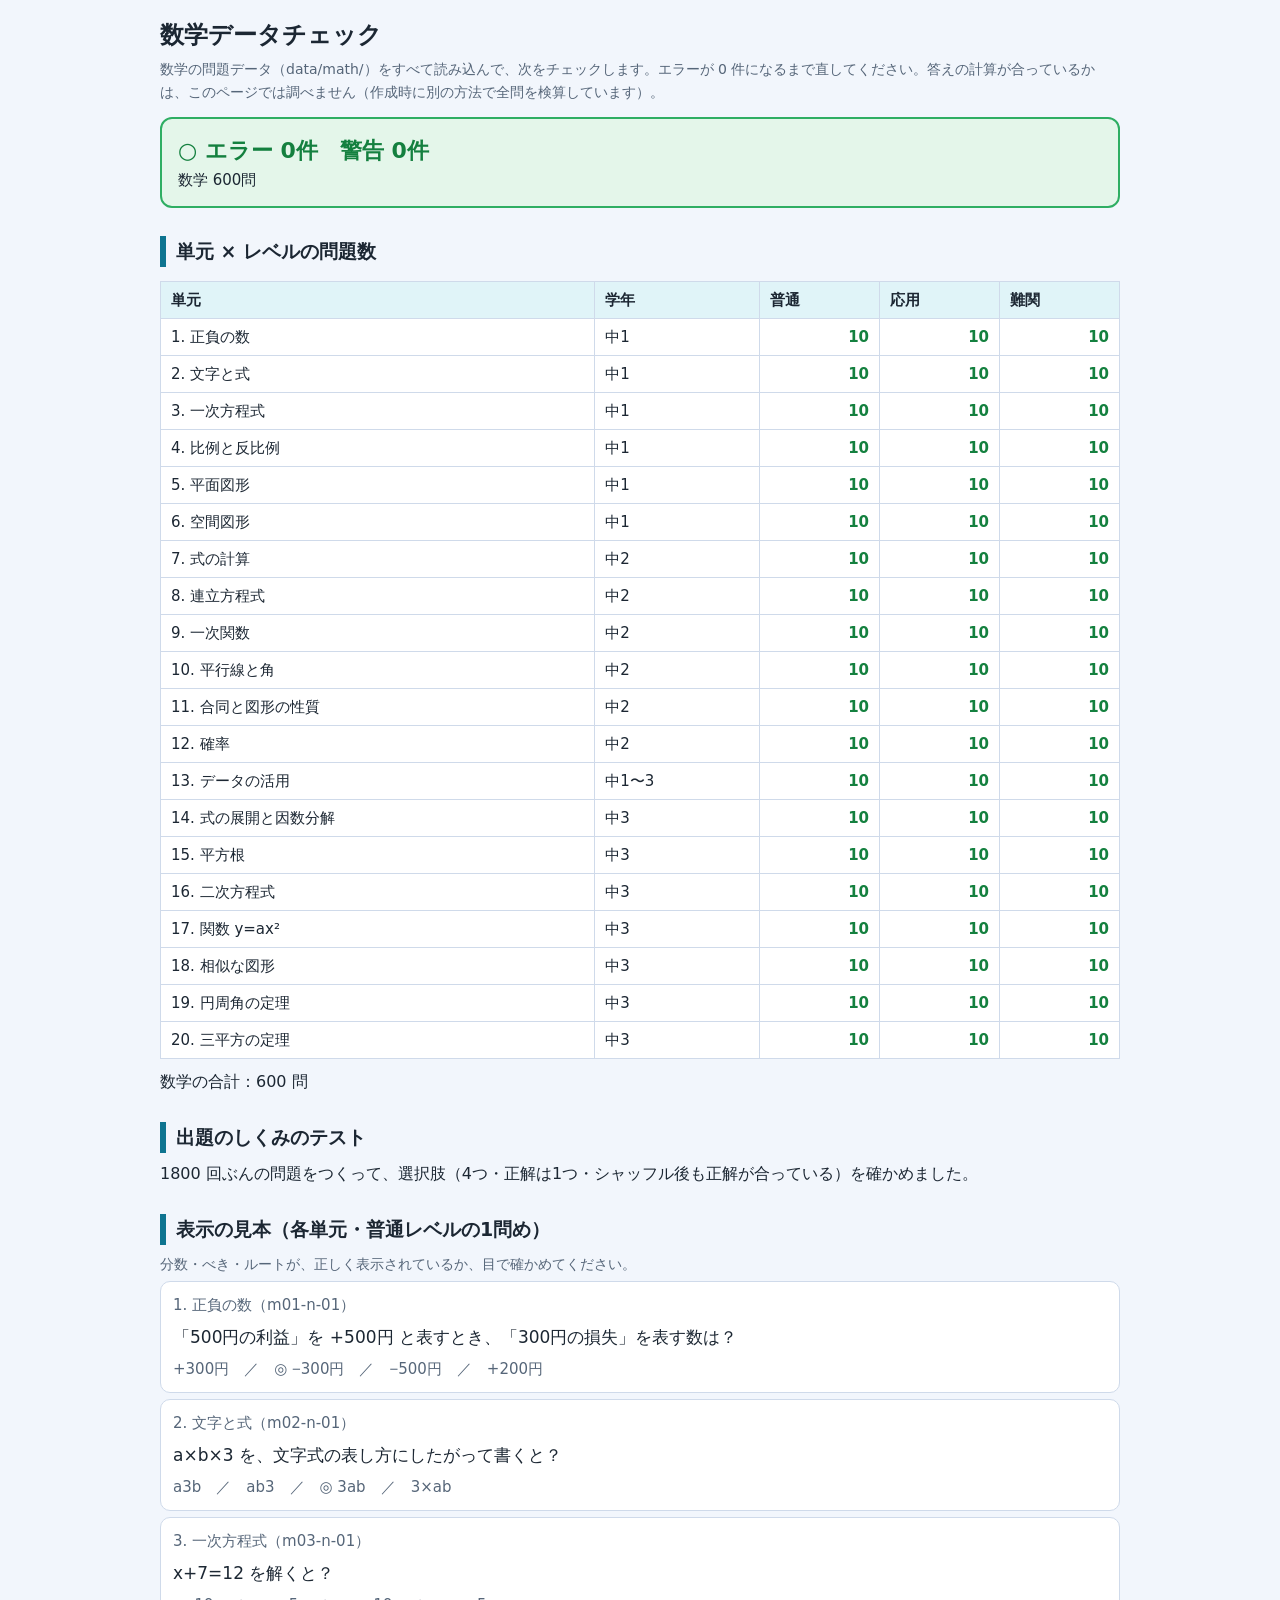
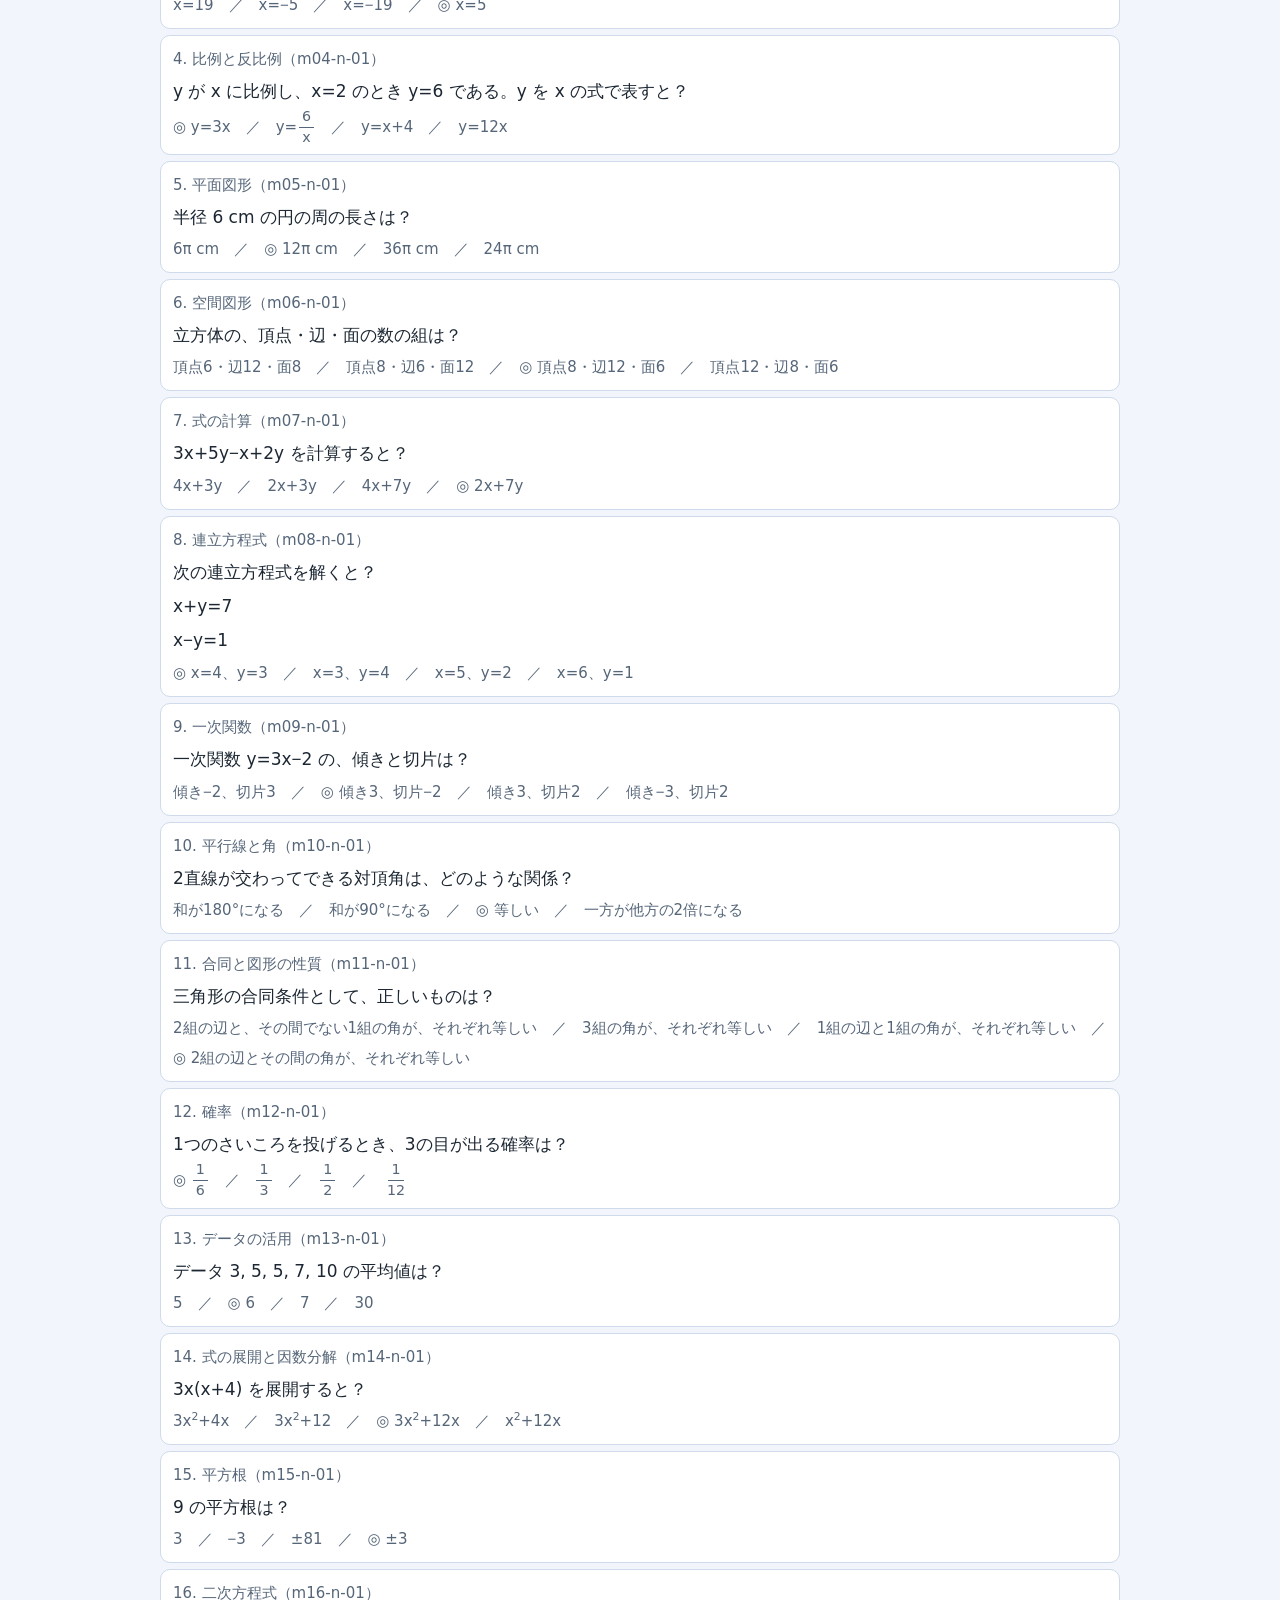
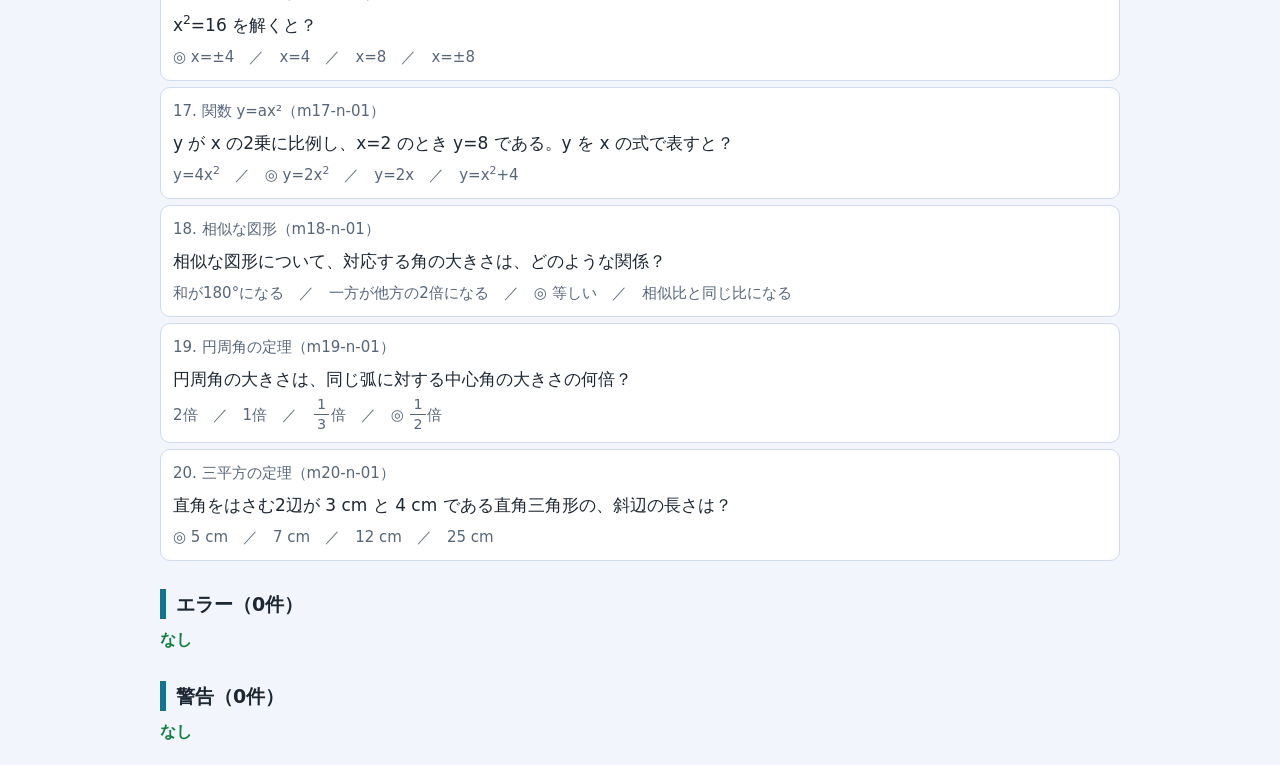
<file: tools/check_math.html>
<!DOCTYPE html>
<html lang="ja">
<head>
<meta charset="utf-8">
<meta name="viewport" content="width=device-width, initial-scale=1">
<title>数学データチェック｜中学クイズ</title>
<style>
  body { margin: 0; padding: 16px; background: #f2f6fc; color: #1c2733; font: 16px/1.6 "Hiragino Sans", "Yu Gothic UI", "Meiryo", system-ui, sans-serif; }
  main { max-width: 960px; margin: 0 auto; }
  h1 { margin: 0 0 4px; font-size: 24px; }
  h2 { margin: 28px 0 8px; font-size: 19px; border-left: 6px solid #0e7490; padding-left: 10px; }
  p { margin: 4px 0; }
  .muted { color: #566679; font-size: 14px; }
  #summary { margin: 14px 0; padding: 14px 16px; border-radius: 12px; font-size: 22px; font-weight: 800; border: 2px solid; }
  #summary.ok { background: #e4f6ea; border-color: #2fae63; color: #14803f; }
  #summary.ng { background: #fdeaea; border-color: #e45757; color: #c62828; }
  #summary small { display: block; font-size: 15px; font-weight: 400; color: #1c2733; }
  table { border-collapse: collapse; width: 100%; background: #fff; margin: 6px 0; }
  th, td { border: 1px solid #cfdaea; padding: 6px 10px; text-align: left; font-size: 15px; vertical-align: top; }
  th { background: #e0f4f8; }
  td.num { text-align: right; font-variant-numeric: tabular-nums; }
  .pass { color: #14803f; font-weight: 700; }
  .warn { color: #a15c00; font-weight: 700; background: #fff4d6; }
  .fail { color: #c62828; font-weight: 700; background: #fdeaea; }
  ul.msgs { margin: 6px 0; padding-left: 22px; }
  ul.msgs li { margin: 2px 0; font-size: 15px; }
  .scroll { overflow-x: auto; }
  .sample { background: #fff; border: 1px solid #cfdaea; border-radius: 10px; padding: 8px 12px; margin: 6px 0; font-size: 17px; line-height: 2; }
  .sample .ch { color: #566679; font-size: 15px; }
  .m-minus { font-family: Arial, Roboto, "Helvetica Neue", "Segoe UI", sans-serif; }
  .m-frac { display: inline-flex; flex-direction: column; align-items: center; vertical-align: middle; margin: 0 0.12em; line-height: 1.25; font-size: 0.95em; text-align: center; }
  .m-num { padding: 0 0.22em 0.06em; border-bottom: 1.5px solid currentColor; }
  .m-den { padding: 0.06em 0.22em 0; }
  .m-rt { white-space: nowrap; }
  .m-rt-body { border-top: 1.5px solid currentColor; padding: 0.03em 0.1em 0 0.06em; margin-left: -0.04em; }
  sup.m-sup { font-size: 0.72em; line-height: 0; vertical-align: super; }
</style>
</head>
<body>
<main>
  <h1>数学データチェック</h1>
  <p class="muted">数学の問題データ（data/math/）をすべて読み込んで、次をチェックします。エラーが 0 件になるまで直してください。答えの計算が合っているかは、このページでは調べません（作成時に別の方法で全問を検算しています）。</p>
  <div id="summary">チェック中…</div>
  <div id="report"></div>
</main>

<script>window.__loadErrors = [];</script>
<script src="../data/math/01_signed.js" onerror="window.__loadErrors.push('data/math/01_signed.js')"></script>
<script src="../data/math/02_letters.js" onerror="window.__loadErrors.push('data/math/02_letters.js')"></script>
<script src="../data/math/03_linear_eq.js" onerror="window.__loadErrors.push('data/math/03_linear_eq.js')"></script>
<script src="../data/math/04_proportion.js" onerror="window.__loadErrors.push('data/math/04_proportion.js')"></script>
<script src="../data/math/05_plane.js" onerror="window.__loadErrors.push('data/math/05_plane.js')"></script>
<script src="../data/math/06_solid.js" onerror="window.__loadErrors.push('data/math/06_solid.js')"></script>
<script src="../data/math/07_expressions.js" onerror="window.__loadErrors.push('data/math/07_expressions.js')"></script>
<script src="../data/math/08_simultaneous.js" onerror="window.__loadErrors.push('data/math/08_simultaneous.js')"></script>
<script src="../data/math/09_linear_func.js" onerror="window.__loadErrors.push('data/math/09_linear_func.js')"></script>
<script src="../data/math/10_angles.js" onerror="window.__loadErrors.push('data/math/10_angles.js')"></script>
<script src="../data/math/11_congruence.js" onerror="window.__loadErrors.push('data/math/11_congruence.js')"></script>
<script src="../data/math/12_probability.js" onerror="window.__loadErrors.push('data/math/12_probability.js')"></script>
<script src="../data/math/13_data.js" onerror="window.__loadErrors.push('data/math/13_data.js')"></script>
<script src="../data/math/14_expand_factor.js" onerror="window.__loadErrors.push('data/math/14_expand_factor.js')"></script>
<script src="../data/math/15_sqrt.js" onerror="window.__loadErrors.push('data/math/15_sqrt.js')"></script>
<script src="../data/math/16_quadratic_eq.js" onerror="window.__loadErrors.push('data/math/16_quadratic_eq.js')"></script>
<script src="../data/math/17_quadratic_func.js" onerror="window.__loadErrors.push('data/math/17_quadratic_func.js')"></script>
<script src="../data/math/18_similar.js" onerror="window.__loadErrors.push('data/math/18_similar.js')"></script>
<script src="../data/math/19_circle.js" onerror="window.__loadErrors.push('data/math/19_circle.js')"></script>
<script src="../data/math/20_pythagoras.js" onerror="window.__loadErrors.push('data/math/20_pythagoras.js')"></script>
<script src="../js/mathtext_v1.2.js" onerror="window.__loadErrors.push('js/mathtext_v1.2.js')"></script>
<script src="../js/quiz_v1.2.js" onerror="window.__loadErrors.push('js/quiz_v1.2.js')"></script>
<script>
(function () {
  'use strict';

  var MIN_PER_SET = 10;   // 1単元×1レベルの最低問題数

  var MATH = window.MATH || [];
  var Quiz = window.EIQQuiz;
  var Fmt = window.EIQMath;
  var errors = [];
  var warnings = [];

  function err(m) { errors.push(m); }
  function warn(m) { warnings.push(m); }
  function esc(s) {
    return String(s).replace(/[&<>"']/g, function (c) {
      return { '&': '&amp;', '<': '&lt;', '>': '&gt;', '"': '&quot;', "'": '&#39;' }[c];
    });
  }
  function blank(v) { return typeof v !== 'string' || v.trim() === ''; }
  function label(m) { return m && m.id ? m.id : '(idなし)'; }
  function plainText(html) { var d = document.createElement('div'); d.innerHTML = html; return d.textContent; }

  window.__loadErrors.forEach(function (f) { err('ファイルを読み込めませんでした：' + f); });
  if (!Quiz) err('js/quiz_v1.2.js を読み込めませんでした。');
  if (!Fmt) err('js/mathtext_v1.2.js を読み込めませんでした。');

  var UNIT_COUNT = Quiz ? Quiz.MATH_UNITS.length : 20;
  var LEVELS = Quiz ? Quiz.GRAMMAR_LEVELS : [];

  var idSeen = {};
  var count = {};   // 'unit/level' -> 問題数
  var qSeen = {};

  MATH.forEach(function (m) {
    var tag = label(m);
    ['id', 'level', 'question', 'explanation'].forEach(function (f) {
      if (blank(m[f])) err(tag + '：' + f + ' が空です。');
    });
    var unitOk = typeof m.unit === 'number' && m.unit >= 1 && m.unit <= UNIT_COUNT && m.unit % 1 === 0;
    var level = LEVELS.filter(function (l) { return l.key === m.level; })[0];
    if (!unitOk) err(tag + '：unit が 1〜' + UNIT_COUNT + ' の整数ではありません（' + m.unit + '）。');
    if (!level) err(tag + '：level が "normal" "advanced" "hard" のどれでもありません（' + m.level + '）。');

    if (!blank(m.id)) {
      var mm = /^m(\d{2})-([nah])-(\d{2,})$/.exec(m.id);
      if (!mm) {
        err(tag + '：id の形式が正しくありません（m01-n-01 の形）。');
      } else {
        if (unitOk && Number(mm[1]) !== m.unit) err(tag + '：id の単元番号と unit が合っていません。');
        if (level && mm[2] !== level.code) err(tag + '：id のレベル文字と level が合っていません。');
      }
      if (idSeen[m.id]) err('id が重複しています：' + m.id);
      idSeen[m.id] = true;
    }

    var cs = m.choices;
    if (!Array.isArray(cs) || cs.length !== 4) {
      err(tag + '：choices が4つではありません。');
    } else {
      if (cs.some(blank)) err(tag + '：choices に空の選択肢があります。');
      var uniq = {};
      cs.forEach(function (c) { var t = String(c).trim(); uniq[t] = (uniq[t] || 0) + 1; });
      if (Object.keys(uniq).length < 4) err(tag + '：choices に同じ選択肢があります。');
    }
    if (!(typeof m.answer === 'number' && m.answer % 1 === 0 && m.answer >= 0 && m.answer <= 3)) {
      err(tag + '：answer が 0〜3 の整数ではありません（' + m.answer + '）。');
    }

    // 数式の書き方（{ } ^ √ の間違い）と、画面に出したときの形
    if (Fmt) {
      var fields = [['問題文', m.question], ['解説', m.explanation]];
      if (Array.isArray(cs)) cs.forEach(function (c, i) { fields.push(['選択肢' + (i + 1), c]); });
      fields.forEach(function (f) {
        if (blank(f[1])) return;
        Fmt.problems(f[1]).forEach(function (p) { err(tag + '：' + f[0] + 'の書き方に問題があります（' + p + '）。'); });
        var html = Fmt.html(f[1]);
        var box = document.createElement('div');
        box.innerHTML = html;
        if (/[{}^]/.test(box.textContent)) err(tag + '：' + f[0] + 'に、数式の記号（{ } ^）がそのまま表示されます。');
        var fr = box.querySelectorAll('.m-frac');
        for (var i = 0; i < fr.length; i++) {
          if (fr[i].children.length !== 2 || !fr[i].children[0].textContent.trim() || !fr[i].children[1].textContent.trim()) {
            err(tag + '：' + f[0] + 'に、上か下が空の分数があります。');
          }
        }
        var rt = box.querySelectorAll('.m-rt-body');
        for (var j = 0; j < rt.length; j++) if (!rt[j].textContent.trim()) err(tag + '：' + f[0] + 'に、中身が空の根号があります。');
      });
    }

    if (!blank(m.question) && Array.isArray(cs)) {
      var qk = m.question + '|' + cs.slice().sort().join('/');
      if (qSeen[qk]) warn(tag + '：' + qSeen[qk] + ' と、問題・選択肢が同じです。');
      qSeen[qk] = tag;
    }
    if (unitOk && level) {
      var k = m.unit + '/' + m.level;
      count[k] = (count[k] || 0) + 1;
    }
  });

  for (var u = 1; u <= UNIT_COUNT; u++) {
    LEVELS.forEach(function (l) {
      var n = count[u + '/' + l.key] || 0;
      if (n < MIN_PER_SET) warn('単元' + u + '（' + (Quiz ? Quiz.MATH_UNITS[u - 1] : '') + '）の' + l.label + '：' + n + '問です（' + MIN_PER_SET + '問以上にしてください）。');
    });
  }

  // ---------- 出題のしくみのテスト ----------
  var testCount = 0;
  if (Quiz) {
    MATH.forEach(function (m) {
      if (!Array.isArray(m.choices) || m.choices.length !== 4 || !(m.answer >= 0 && m.answer <= 3)) return;
      for (var r = 0; r < 3; r++) {
        var q = Quiz.buildMathQuestion(m);
        testCount++;
        var corrects = q.options.filter(function (o) { return o.correct; });
        if (q.options.length !== 4 || corrects.length !== 1 || q.options[q.correctIndex].text !== m.choices[m.answer]) {
          err('出題テスト ' + label(m) + '：シャッフル後の正解が合っていません。');
          break;
        }
      }
    });
  }

  // ---------- 表示 ----------
  var html = [];
  html.push('<h2>単元 × レベルの問題数</h2>');
  html.push('<div class="scroll"><table><tr><th>単元</th><th>学年</th>');
  LEVELS.forEach(function (l) { html.push('<th>' + esc(l.label) + '</th>'); });
  html.push('</tr>');
  for (var uu = 1; uu <= UNIT_COUNT; uu++) {
    html.push('<tr><td>' + uu + '. ' + esc(Quiz ? Quiz.MATH_UNITS[uu - 1] : '') + '</td><td>' + esc(Quiz ? Quiz.MATH_GRADES[uu - 1] : '') + '</td>');
    LEVELS.forEach(function (l) {
      var n = count[uu + '/' + l.key] || 0;
      html.push('<td class="num ' + (n < MIN_PER_SET ? 'warn' : 'pass') + '">' + n + '</td>');
    });
    html.push('</tr>');
  }
  html.push('</table></div>');
  html.push('<p>数学の合計：' + MATH.length + ' 問</p>');

  html.push('<h2>出題のしくみのテスト</h2>');
  html.push('<p>' + testCount + ' 回ぶんの問題をつくって、選択肢（4つ・正解は1つ・シャッフル後も正解が合っている）を確かめました。</p>');

  // 画面での見え方の見本（各単元のはじめの1問）
  if (Fmt) {
    html.push('<h2>表示の見本（各単元・普通レベルの1問め）</h2>');
    html.push('<p class="muted">分数・べき・ルートが、正しく表示されているか、目で確かめてください。</p>');
    for (var s = 1; s <= UNIT_COUNT; s++) {
      var first = MATH.filter(function (m) { return m.unit === s && m.level === 'normal'; })[0];
      if (!first) continue;
      html.push('<div class="sample"><div class="ch">' + s + '. ' + esc(Quiz.MATH_UNITS[s - 1]) + '（' + first.id + '）</div>' +
        Fmt.html(first.question) +
        '<div class="ch">' + first.choices.map(function (c, i) { return (i === first.answer ? '◎ ' : '') + Fmt.html(c); }).join('　／　') + '</div></div>');
    }
  }

  function msgList(title, list, cls) {
    var out = ['<h2>' + title + '（' + list.length + '件）</h2>'];
    if (list.length === 0) {
      out.push('<p class="pass">なし</p>');
    } else {
      out.push('<ul class="msgs">');
      list.slice(0, 300).forEach(function (m) { out.push('<li class="' + cls + '">' + esc(m) + '</li>'); });
      out.push('</ul>');
      if (list.length > 300) out.push('<p class="muted">ほか ' + (list.length - 300) + ' 件</p>');
    }
    return out.join('');
  }
  html.push(msgList('エラー', errors, 'fail'));
  html.push(msgList('警告', warnings, 'warn'));

  document.getElementById('report').innerHTML = html.join('');
  var summary = document.getElementById('summary');
  summary.className = errors.length === 0 ? 'ok' : 'ng';
  summary.setAttribute('data-errors', String(errors.length));
  summary.setAttribute('data-warnings', String(warnings.length));
  summary.innerHTML = (errors.length === 0 ? '○ エラー 0件' : '× エラー ' + errors.length + '件') +
    '　警告 ' + warnings.length + '件' +
    '<small>数学 ' + MATH.length + '問</small>';
})();
</script>
</body>
</html>
</file>
<file: css/style.css>
/* style.css : 中学英語クイズ（スマホ優先・幅360px〜PC） */

:root {
  --bg: #f2f6fc;
  --surface: #ffffff;
  --text: #1c2733;
  --muted: #566679;
  --line: #cfdaea;

  --words: #2563eb;
  --words-soft: #e7efff;
  --grammar: #7c3aed;
  --grammar-soft: #f0eaff;
  --accent: var(--words);
  --accent-soft: var(--words-soft);

  --ok: #14803f;
  --ok-bg: #e4f6ea;
  --ok-line: #2fae63;
  --ng: #c62828;
  --ng-bg: #fdeaea;
  --ng-line: #e45757;
  --star: #f5a000;
  --star-bg: #fff4d6;

  --radius: 14px;
  --shadow: 0 1px 3px rgba(20, 40, 80, 0.14);
}

* { box-sizing: border-box; }

html { -webkit-text-size-adjust: 100%; }

body {
  margin: 0;
  background: var(--bg);
  color: var(--text);
  font-family: "Hiragino Sans", "Hiragino Kaku Gothic ProN", "Yu Gothic UI", "Yu Gothic", "Meiryo",
    system-ui, -apple-system, "Segoe UI", sans-serif;
  font-size: 16px;
  line-height: 1.6;
}

button {
  font: inherit;
  color: inherit;
  cursor: pointer;
  -webkit-tap-highlight-color: transparent;
}

button:disabled { cursor: not-allowed; }

:focus-visible {
  outline: 3px solid #f59e0b;
  outline-offset: 2px;
}

h1, h2, h3, p { margin: 0; }

.sr-only {
  position: absolute;
  width: 1px;
  height: 1px;
  margin: -1px;
  padding: 0;
  overflow: hidden;
  clip: rect(0, 0, 0, 0);
  white-space: nowrap;
  border: 0;
}

/* ---------- 全体 ---------- */
.app {
  max-width: 640px;
  margin: 0 auto;
  padding: 8px 16px 40px;
  min-height: 100vh;
}

.theme-words { --accent: var(--words); --accent-soft: var(--words-soft); }
.theme-grammar { --accent: var(--grammar); --accent-soft: var(--grammar-soft); }

.topbar {
  position: sticky;
  top: 0;
  z-index: 5;
  display: flex;
  align-items: center;
  gap: 10px;
  padding: 8px 0;
  background: var(--bg);
}

.topbar h1 {
  flex: 1;
  font-size: 20px;
  line-height: 1.3;
}

.btn-back {
  flex: none;
  min-width: 48px;
  min-height: 48px;
  padding: 0 14px;
  background: var(--surface);
  border: 2px solid var(--line);
  border-radius: 12px;
  font-weight: 700;
}

.btn-back:active { background: var(--accent-soft); }

.screen { padding-bottom: 8px; }

.app-title {
  margin: 28px 0 6px;
  font-size: 32px;
  line-height: 1.3;
  text-align: center;
  color: var(--accent);
}

.lead {
  margin: 8px 0 4px;
  font-size: 17px;
  color: var(--muted);
}

.app-title + .lead { text-align: center; margin-bottom: 20px; }

.section-title {
  margin: 20px 0 6px;
  font-size: 17px;
  color: var(--muted);
}

.muted { color: var(--muted); }

/* ---------- メニューのボタン ---------- */
.menu {
  display: flex;
  flex-direction: column;
  gap: 12px;
  margin: 12px 0;
}

.menu-btn {
  display: flex;
  align-items: center;
  justify-content: space-between;
  gap: 12px;
  width: 100%;
  min-height: 64px;
  padding: 10px 16px;
  background: var(--surface);
  border: 2px solid var(--line);
  border-radius: var(--radius);
  box-shadow: var(--shadow);
  text-align: left;
}

.menu-btn:hover:not(:disabled) { border-color: var(--accent); }
.menu-btn:active:not(:disabled) { background: var(--accent-soft); }
.menu-btn:disabled { opacity: 0.5; box-shadow: none; }

.menu-btn.kind-words { border-left: 8px solid var(--words); }
.menu-btn.kind-grammar { border-left: 8px solid var(--grammar); }

.menu-text { display: block; min-width: 0; }
.menu-main { display: block; font-size: 20px; font-weight: 700; line-height: 1.4; word-break: break-word; }
.menu-sub { display: block; font-size: 16px; color: var(--muted); line-height: 1.4; }
.menu-arrow { flex: none; font-size: 26px; line-height: 1; color: var(--accent); }

.menu + .menu { margin-top: 24px; }

/* ---------- 汎用ボタン ---------- */
.btn,
.btn-primary,
.btn-secondary,
.btn-danger {
  display: flex;
  align-items: center;
  justify-content: center;
  gap: 8px;
  width: 100%;
  min-height: 56px;
  padding: 10px 16px;
  border-radius: var(--radius);
  font-size: 18px;
  font-weight: 700;
  line-height: 1.3;
  text-align: center;
}

.btn { background: var(--surface); border: 2px solid var(--line); }

.btn-primary { background: var(--accent); border: 2px solid var(--accent); color: #fff; }
.btn-primary:disabled { background: #b9c3d1; border-color: #b9c3d1; color: #fff; }

.btn-secondary { background: var(--surface); border: 2px solid var(--accent); color: var(--accent); }
.btn-secondary:disabled { border-color: var(--line); color: #8a97a8; }

.btn-danger { background: var(--surface); border: 2px solid var(--ng-line); color: var(--ng); }

.btn-stack { display: flex; flex-direction: column; gap: 12px; margin: 16px 0; }

.btn-small {
  min-height: 48px;
  padding: 6px 14px;
  background: var(--surface);
  border: 2px solid var(--line);
  border-radius: 12px;
  font-size: 16px;
  font-weight: 700;
  line-height: 1.3;
}

.btn-small:active { background: var(--accent-soft); }

/* ---------- タブ・絞り込み ---------- */
.tabs {
  display: flex;
  gap: 6px;
  margin: 12px 0 8px;
}

.tab {
  flex: 1;
  min-height: 56px;
  padding: 4px 4px;
  background: var(--surface);
  border: 2px solid var(--line);
  border-radius: 12px;
  font-size: 16px;
  font-weight: 700;
  line-height: 1.3;
  text-align: center;
}

.tab[aria-selected="true"] {
  background: var(--accent);
  border-color: var(--accent);
  color: #fff;
}

.chips {
  display: grid;
  grid-template-columns: repeat(5, minmax(0, 1fr));
  gap: 6px;
  margin: 8px 0 4px;
}

.chip {
  min-height: 48px;
  padding: 0 2px;
  background: var(--surface);
  border: 2px solid var(--line);
  border-radius: 24px;
  font-size: 16px;
  font-weight: 700;
}

.chip[aria-pressed="true"] {
  background: var(--accent-soft);
  border-color: var(--accent);
  color: var(--accent);
}

.count-line {
  margin: 12px 0 8px;
  font-size: 18px;
  font-weight: 700;
}

/* ---------- 問題画面 ---------- */
.quiz-top { padding-bottom: 4px; }
.quiz-top .progress-text {
  flex: 1;
  font-size: 20px;
  font-weight: 700;
  text-align: right;
}

.progress {
  height: 10px;
  margin: 2px 0 8px;
  background: #dbe5f3;
  border-radius: 5px;
  overflow: hidden;
}

.progress > span {
  display: block;
  height: 100%;
  background: var(--accent);
}

.qcard {
  margin: 10px 0 14px;
  padding: 18px 16px;
  background: var(--surface);
  border: 2px solid var(--line);
  border-radius: var(--radius);
  box-shadow: var(--shadow);
}

.q-meta { margin-bottom: 6px; font-size: 14px; color: var(--muted); }
.q-label { margin-bottom: 6px; font-size: 16px; color: var(--muted); }

.q-word {
  font-size: 38px;
  font-weight: 800;
  line-height: 1.25;
  word-break: break-word;
}

.q-word.is-ja { font-size: 30px; }

.q-text {
  font-size: 22px;
  line-height: 1.8;
  white-space: pre-line;
  word-break: break-word;
}

.blank {
  display: inline-block;
  min-width: 3.8em;
  margin: 0 2px;
  white-space: pre;
  text-align: center;
  color: var(--accent);
  font-weight: 700;
}

.filled {
  color: var(--ok);
  font-weight: 800;
  border-bottom: 3px solid var(--ok-line);
}

.pos-badge {
  display: inline-block;
  margin-top: 8px;
  padding: 1px 12px;
  background: var(--accent-soft);
  border-radius: 999px;
  color: var(--accent);
  font-size: 16px;
  font-weight: 700;
}

.choices {
  display: flex;
  flex-direction: column;
  gap: 10px;
  margin: 12px 0;
}

.choice {
  display: flex;
  align-items: center;
  gap: 12px;
  width: 100%;
  min-height: 60px;
  padding: 10px 14px;
  background: var(--surface);
  border: 2px solid var(--line);
  border-radius: 12px;
  font-size: 19px;
  line-height: 1.4;
  text-align: left;
  transition: background-color 0.15s, border-color 0.15s;
}

.choice:hover:not(:disabled) { border-color: var(--accent); }
.choice:active:not(:disabled) { background: var(--accent-soft); }

.choice-no {
  flex: none;
  display: flex;
  align-items: center;
  justify-content: center;
  width: 34px;
  height: 34px;
  background: var(--accent-soft);
  border-radius: 50%;
  color: var(--accent);
  font-size: 17px;
  font-weight: 800;
}

.choice-text { flex: 1; min-width: 0; word-break: break-word; }

.choice.is-correct { background: var(--ok-bg); border-color: var(--ok-line); }
.choice.is-correct .choice-no { background: var(--ok); color: #fff; font-size: 24px; font-weight: 900; }
.choice.is-wrong { background: var(--ng-bg); border-color: var(--ng-line); }
.choice.is-wrong .choice-no { background: var(--ng); color: #fff; font-size: 24px; font-weight: 900; }
.choice.is-dim { opacity: 0.6; }

/* ---------- 答えた後 ---------- */
.banner {
  display: flex;
  align-items: center;
  justify-content: center;
  gap: 10px;
  margin: 14px 0;
  padding: 12px 16px;
  border-radius: var(--radius);
  font-size: 30px;
  font-weight: 800;
  line-height: 1.3;
}

.banner.ok { background: var(--ok-bg); border: 2px solid var(--ok-line); color: var(--ok); }
.banner.ng { background: var(--ng-bg); border: 2px solid var(--ng-line); color: var(--ng); }
.banner-mark { font-size: 36px; }

.detail {
  margin: 12px 0;
  padding: 14px 16px;
  background: var(--surface);
  border: 2px solid var(--line);
  border-radius: var(--radius);
}

.detail-title { margin-bottom: 6px; font-size: 16px; color: var(--muted); }
.answer-en { font-size: 28px; font-weight: 800; word-break: break-word; }
.answer-ja { font-size: 20px; font-weight: 700; }
.detail .pos-badge { margin: 0 0 0 6px; vertical-align: 4px; }
.answer-line { font-size: 22px; font-weight: 800; word-break: break-word; }

.example {
  margin-top: 10px;
  padding-top: 10px;
  border-top: 1px dashed var(--line);
}

.ex-en { font-size: 17px; font-weight: 600; }
.ex-ja { font-size: 16px; color: var(--muted); }

.explain {
  margin-top: 10px;
  padding-top: 10px;
  border-top: 1px dashed var(--line);
  font-size: 17px;
  white-space: pre-line;
}

.explain-title { display: block; margin-bottom: 2px; font-size: 16px; color: var(--muted); }

.btn-bookmark {
  display: flex;
  align-items: center;
  justify-content: center;
  gap: 8px;
  width: 100%;
  min-height: 52px;
  margin: 12px 0;
  padding: 8px 14px;
  background: var(--surface);
  border: 2px solid var(--star);
  border-radius: var(--radius);
  color: #8a5a00;
  font-size: 17px;
  font-weight: 700;
}

.btn-bookmark.is-on { background: var(--star-bg); }
.btn-bookmark .star { font-size: 24px; line-height: 1; color: var(--star); }

.notice {
  margin: 10px 0;
  padding: 10px 14px;
  background: #fff7e0;
  border: 1px solid #f0d27a;
  border-radius: 10px;
  color: #6b4b00;
  font-size: 16px;
}

.actionbar {
  position: sticky;
  bottom: 0;
  z-index: 4;
  margin-top: 8px;
  padding: 10px 0 12px;
  background: linear-gradient(to top, var(--bg) 75%, rgba(242, 246, 252, 0));
}

/* ---------- 結果 ---------- */
.score-card {
  margin: 12px 0;
  padding: 18px 16px;
  background: var(--surface);
  border: 2px solid var(--line);
  border-radius: var(--radius);
  text-align: center;
}

.score { font-size: 44px; font-weight: 800; line-height: 1.2; color: var(--accent); }
.score small { font-size: 20px; font-weight: 700; color: var(--text); }
.percent { margin-top: 4px; font-size: 22px; font-weight: 700; }
.score-note { margin-top: 6px; font-size: 16px; color: var(--muted); }

.all-correct {
  margin: 12px 0;
  padding: 14px 16px;
  background: var(--ok-bg);
  border: 2px solid var(--ok-line);
  border-radius: var(--radius);
  color: var(--ok);
  font-size: 20px;
  font-weight: 800;
  text-align: center;
}

/* ---------- 一覧 ---------- */
.items {
  display: flex;
  flex-direction: column;
  gap: 10px;
  margin: 8px 0 16px;
  padding: 0;
  list-style: none;
}

.item {
  display: flex;
  flex-wrap: wrap;
  align-items: center;
  justify-content: space-between;
  gap: 8px 12px;
  padding: 12px 14px;
  background: var(--surface);
  border: 2px solid var(--line);
  border-radius: 12px;
}

.item-main { flex: 1 1 200px; min-width: 0; }
.item-title { display: flex; flex-wrap: wrap; align-items: center; gap: 4px 8px; }
.item-word { font-size: 22px; font-weight: 800; word-break: break-word; }
.item-meaning { font-size: 17px; }
.item-q { font-size: 18px; white-space: pre-line; word-break: break-word; }
.item-answer { font-size: 17px; font-weight: 700; color: var(--ok); }
.item-meta { font-size: 14px; color: var(--muted); }
.item-stat { font-size: 14px; color: var(--muted); }
.item-actions { display: flex; flex-wrap: wrap; gap: 8px; }

.tag {
  display: inline-block;
  padding: 0 10px;
  border-radius: 999px;
  font-size: 14px;
  font-weight: 700;
  line-height: 1.7;
}

.tag-wrong { background: var(--ng-bg); color: var(--ng); }
.tag-star { background: var(--star-bg); color: #8a5a00; }

.empty {
  margin: 12px 0;
  padding: 28px 16px;
  background: var(--surface);
  border: 2px dashed var(--line);
  border-radius: var(--radius);
  color: var(--muted);
  font-size: 18px;
  text-align: center;
}

/* ---------- 設定 ---------- */
.card {
  margin: 14px 0;
  padding: 16px;
  background: var(--surface);
  border: 2px solid var(--line);
  border-radius: var(--radius);
}

.card h2 { margin-bottom: 8px; font-size: 18px; }
.card p + p, .card p + .btn-danger { margin-top: 10px; }

/* ---------- 一時メッセージ ---------- */
.toast {
  position: fixed;
  left: 50%;
  bottom: 24px;
  z-index: 20;
  max-width: calc(100% - 32px);
  padding: 12px 18px;
  background: #1c2733;
  border-radius: 12px;
  color: #fff;
  font-size: 16px;
  transform: translateX(-50%);
}

/* ---------- 広い画面 ---------- */
@media (min-width: 640px) {
  .app { padding-top: 20px; }
  .app-title { margin-top: 40px; font-size: 38px; }
  .q-word { font-size: 46px; }
  .q-word.is-ja { font-size: 34px; }
  .q-text { font-size: 24px; }
  .choice { font-size: 20px; }
}

@media (prefers-reduced-motion: reduce) {
  * { transition: none !important; }
}
</file>
<file: css/style_v1.1.css>
/* style.css : 中学英語クイズ（スマホ優先・幅360px〜PC） */

:root {
  --bg: #f2f6fc;
  --surface: #ffffff;
  --text: #1c2733;
  --muted: #566679;
  --line: #cfdaea;

  --words: #2563eb;
  --words-soft: #e7efff;
  --grammar: #7c3aed;
  --grammar-soft: #f0eaff;
  --accent: var(--words);
  --accent-soft: var(--words-soft);

  --ok: #14803f;
  --ok-bg: #e4f6ea;
  --ok-line: #2fae63;
  --ng: #c62828;
  --ng-bg: #fdeaea;
  --ng-line: #e45757;
  --star: #f5a000;
  --star-bg: #fff4d6;

  --radius: 14px;
  --shadow: 0 1px 3px rgba(20, 40, 80, 0.14);
}

* { box-sizing: border-box; }

html { -webkit-text-size-adjust: 100%; }

body {
  margin: 0;
  background: var(--bg);
  color: var(--text);
  font-family: "Hiragino Sans", "Hiragino Kaku Gothic ProN", "Yu Gothic UI", "Yu Gothic", "Meiryo",
    system-ui, -apple-system, "Segoe UI", sans-serif;
  font-size: 16px;
  line-height: 1.6;
}

button {
  font: inherit;
  color: inherit;
  cursor: pointer;
  -webkit-tap-highlight-color: transparent;
}

button:disabled { cursor: not-allowed; }

:focus-visible {
  outline: 3px solid #f59e0b;
  outline-offset: 2px;
}

h1, h2, h3, p { margin: 0; }

.sr-only {
  position: absolute;
  width: 1px;
  height: 1px;
  margin: -1px;
  padding: 0;
  overflow: hidden;
  clip: rect(0, 0, 0, 0);
  white-space: nowrap;
  border: 0;
}

/* ---------- 全体 ---------- */
.app {
  max-width: 640px;
  margin: 0 auto;
  padding: 8px 16px 40px;
  min-height: 100vh;
}

.theme-words { --accent: var(--words); --accent-soft: var(--words-soft); }
.theme-grammar { --accent: var(--grammar); --accent-soft: var(--grammar-soft); }

.topbar {
  position: sticky;
  top: 0;
  z-index: 5;
  display: flex;
  align-items: center;
  gap: 10px;
  padding: 8px 0;
  background: var(--bg);
}

.topbar h1 {
  flex: 1;
  font-size: 20px;
  line-height: 1.3;
}

.btn-back {
  flex: none;
  min-width: 48px;
  min-height: 48px;
  padding: 0 14px;
  background: var(--surface);
  border: 2px solid var(--line);
  border-radius: 12px;
  font-weight: 700;
}

.btn-back:active { background: var(--accent-soft); }

.screen { padding-bottom: 8px; }

.app-title {
  margin: 28px 0 6px;
  font-size: 32px;
  line-height: 1.3;
  text-align: center;
  color: var(--accent);
}

.lead {
  margin: 8px 0 4px;
  font-size: 17px;
  color: var(--muted);
}

.app-title + .lead { text-align: center; margin-bottom: 20px; }

.section-title {
  margin: 20px 0 6px;
  font-size: 17px;
  color: var(--muted);
}

.muted { color: var(--muted); }

/* ---------- メニューのボタン ---------- */
.menu {
  display: flex;
  flex-direction: column;
  gap: 12px;
  margin: 12px 0;
}

.menu-btn {
  display: flex;
  align-items: center;
  justify-content: space-between;
  gap: 12px;
  width: 100%;
  min-height: 64px;
  padding: 10px 16px;
  background: var(--surface);
  border: 2px solid var(--line);
  border-radius: var(--radius);
  box-shadow: var(--shadow);
  text-align: left;
}

.menu-btn:hover:not(:disabled) { border-color: var(--accent); }
.menu-btn:active:not(:disabled) { background: var(--accent-soft); }
.menu-btn:disabled { opacity: 0.5; box-shadow: none; }

.menu-btn.kind-words { border-left: 8px solid var(--words); }
.menu-btn.kind-grammar { border-left: 8px solid var(--grammar); }

.menu-text { display: block; min-width: 0; }
.menu-main { display: block; font-size: 20px; font-weight: 700; line-height: 1.4; word-break: break-word; }
.menu-sub { display: block; font-size: 16px; color: var(--muted); line-height: 1.4; }
.menu-arrow { flex: none; font-size: 26px; line-height: 1; color: var(--accent); }

.menu + .menu { margin-top: 24px; }

/* ---------- 汎用ボタン ---------- */
.btn,
.btn-primary,
.btn-secondary,
.btn-danger {
  display: flex;
  align-items: center;
  justify-content: center;
  gap: 8px;
  width: 100%;
  min-height: 56px;
  padding: 10px 16px;
  border-radius: var(--radius);
  font-size: 18px;
  font-weight: 700;
  line-height: 1.3;
  text-align: center;
}

.btn { background: var(--surface); border: 2px solid var(--line); }

.btn-primary { background: var(--accent); border: 2px solid var(--accent); color: #fff; }
.btn-primary:disabled { background: #b9c3d1; border-color: #b9c3d1; color: #fff; }

.btn-secondary { background: var(--surface); border: 2px solid var(--accent); color: var(--accent); }
.btn-secondary:disabled { border-color: var(--line); color: #8a97a8; }

.btn-danger { background: var(--surface); border: 2px solid var(--ng-line); color: var(--ng); }

.btn-stack { display: flex; flex-direction: column; gap: 12px; margin: 16px 0; }

.btn-small {
  min-height: 48px;
  padding: 6px 14px;
  background: var(--surface);
  border: 2px solid var(--line);
  border-radius: 12px;
  font-size: 16px;
  font-weight: 700;
  line-height: 1.3;
}

.btn-small:active { background: var(--accent-soft); }

/* ---------- タブ・絞り込み ---------- */
.tabs {
  display: flex;
  gap: 6px;
  margin: 12px 0 8px;
}

.tab {
  flex: 1;
  min-height: 56px;
  padding: 4px 4px;
  background: var(--surface);
  border: 2px solid var(--line);
  border-radius: 12px;
  font-size: 16px;
  font-weight: 700;
  line-height: 1.3;
  text-align: center;
}

.tab[aria-selected="true"] {
  background: var(--accent);
  border-color: var(--accent);
  color: #fff;
}

.chips {
  display: grid;
  grid-template-columns: repeat(5, minmax(0, 1fr));
  gap: 6px;
  margin: 8px 0 4px;
}

.chip {
  min-height: 48px;
  padding: 0 2px;
  background: var(--surface);
  border: 2px solid var(--line);
  border-radius: 24px;
  font-size: 16px;
  font-weight: 700;
}

.chip[aria-pressed="true"] {
  background: var(--accent-soft);
  border-color: var(--accent);
  color: var(--accent);
}

.count-line {
  margin: 12px 0 8px;
  font-size: 18px;
  font-weight: 700;
}

/* ---------- 問題画面 ---------- */
.quiz-top { padding-bottom: 4px; }
.quiz-top .progress-text {
  flex: 1;
  font-size: 20px;
  font-weight: 700;
  text-align: right;
}

.progress {
  height: 10px;
  margin: 2px 0 8px;
  background: #dbe5f3;
  border-radius: 5px;
  overflow: hidden;
}

.progress > span {
  display: block;
  height: 100%;
  background: var(--accent);
}

.qcard {
  margin: 10px 0 14px;
  padding: 18px 16px;
  background: var(--surface);
  border: 2px solid var(--line);
  border-radius: var(--radius);
  box-shadow: var(--shadow);
}

.q-meta { margin-bottom: 6px; font-size: 14px; color: var(--muted); }
.q-label { margin-bottom: 6px; font-size: 16px; color: var(--muted); }

.q-word {
  font-size: 38px;
  font-weight: 800;
  line-height: 1.25;
  word-break: break-word;
}

.q-word.is-ja { font-size: 30px; }

.q-text {
  font-size: 22px;
  line-height: 1.8;
  white-space: pre-line;
  word-break: break-word;
}

.blank {
  display: inline-block;
  min-width: 3.8em;
  margin: 0 2px;
  white-space: pre;
  text-align: center;
  color: var(--accent);
  font-weight: 700;
}

.filled {
  color: var(--ok);
  font-weight: 800;
  border-bottom: 3px solid var(--ok-line);
}

.pos-badge {
  display: inline-block;
  margin-top: 8px;
  padding: 1px 12px;
  background: var(--accent-soft);
  border-radius: 999px;
  color: var(--accent);
  font-size: 16px;
  font-weight: 700;
}

.choices {
  display: flex;
  flex-direction: column;
  gap: 10px;
  margin: 12px 0;
}

.choice {
  display: flex;
  align-items: center;
  gap: 12px;
  width: 100%;
  min-height: 60px;
  padding: 10px 14px;
  background: var(--surface);
  border: 2px solid var(--line);
  border-radius: 12px;
  font-size: 19px;
  line-height: 1.4;
  text-align: left;
  transition: background-color 0.15s, border-color 0.15s;
}

.choice:hover:not(:disabled) { border-color: var(--accent); }
.choice:active:not(:disabled) { background: var(--accent-soft); }

.choice-no {
  flex: none;
  display: flex;
  align-items: center;
  justify-content: center;
  width: 34px;
  height: 34px;
  background: var(--accent-soft);
  border-radius: 50%;
  color: var(--accent);
  font-size: 17px;
  font-weight: 800;
}

.choice-text { flex: 1; min-width: 0; word-break: break-word; }

.choice.is-correct { background: var(--ok-bg); border-color: var(--ok-line); }
.choice.is-correct .choice-no { background: var(--ok); color: #fff; font-size: 24px; font-weight: 900; }
.choice.is-wrong { background: var(--ng-bg); border-color: var(--ng-line); }
.choice.is-wrong .choice-no { background: var(--ng); color: #fff; font-size: 24px; font-weight: 900; }
.choice.is-dim { opacity: 0.6; }

/* ---------- 答えた後 ---------- */
.banner {
  display: flex;
  align-items: center;
  justify-content: center;
  gap: 10px;
  margin: 14px 0;
  padding: 12px 16px;
  border-radius: var(--radius);
  font-size: 30px;
  font-weight: 800;
  line-height: 1.3;
}

.banner.ok { background: var(--ok-bg); border: 2px solid var(--ok-line); color: var(--ok); }
.banner.ng { background: var(--ng-bg); border: 2px solid var(--ng-line); color: var(--ng); }
.banner-mark { font-size: 36px; }

.detail {
  margin: 12px 0;
  padding: 14px 16px;
  background: var(--surface);
  border: 2px solid var(--line);
  border-radius: var(--radius);
}

.detail-title { margin-bottom: 6px; font-size: 16px; color: var(--muted); }
.answer-en { font-size: 28px; font-weight: 800; word-break: break-word; }
.answer-ja { font-size: 20px; font-weight: 700; }
.detail .pos-badge { margin: 0 0 0 6px; vertical-align: 4px; }
.answer-line { font-size: 22px; font-weight: 800; word-break: break-word; }

.example {
  margin-top: 10px;
  padding-top: 10px;
  border-top: 1px dashed var(--line);
}

.ex-en { font-size: 17px; font-weight: 600; }
.ex-ja { font-size: 16px; color: var(--muted); }

.explain {
  margin-top: 10px;
  padding-top: 10px;
  border-top: 1px dashed var(--line);
  font-size: 17px;
  white-space: pre-line;
}

.explain-title { display: block; margin-bottom: 2px; font-size: 16px; color: var(--muted); }

.btn-bookmark {
  display: flex;
  align-items: center;
  justify-content: center;
  gap: 8px;
  width: 100%;
  min-height: 52px;
  margin: 12px 0;
  padding: 8px 14px;
  background: var(--surface);
  border: 2px solid var(--star);
  border-radius: var(--radius);
  color: #8a5a00;
  font-size: 17px;
  font-weight: 700;
}

.btn-bookmark.is-on { background: var(--star-bg); }
.btn-bookmark .star { font-size: 24px; line-height: 1; color: var(--star); }

.notice {
  margin: 10px 0;
  padding: 10px 14px;
  background: #fff7e0;
  border: 1px solid #f0d27a;
  border-radius: 10px;
  color: #6b4b00;
  font-size: 16px;
}

.actionbar {
  position: sticky;
  bottom: 0;
  z-index: 4;
  margin-top: 8px;
  padding: 10px 0 12px;
  background: linear-gradient(to top, var(--bg) 75%, rgba(242, 246, 252, 0));
}

/* ---------- 結果 ---------- */
.score-card {
  margin: 12px 0;
  padding: 18px 16px;
  background: var(--surface);
  border: 2px solid var(--line);
  border-radius: var(--radius);
  text-align: center;
}

.score { font-size: 44px; font-weight: 800; line-height: 1.2; color: var(--accent); }
.score small { font-size: 20px; font-weight: 700; color: var(--text); }
.percent { margin-top: 4px; font-size: 22px; font-weight: 700; }
.score-note { margin-top: 6px; font-size: 16px; color: var(--muted); }

.all-correct {
  margin: 12px 0;
  padding: 14px 16px;
  background: var(--ok-bg);
  border: 2px solid var(--ok-line);
  border-radius: var(--radius);
  color: var(--ok);
  font-size: 20px;
  font-weight: 800;
  text-align: center;
}

/* ---------- 一覧 ---------- */
.items {
  display: flex;
  flex-direction: column;
  gap: 10px;
  margin: 8px 0 16px;
  padding: 0;
  list-style: none;
}

.item {
  display: flex;
  flex-wrap: wrap;
  align-items: center;
  justify-content: space-between;
  gap: 8px 12px;
  padding: 12px 14px;
  background: var(--surface);
  border: 2px solid var(--line);
  border-radius: 12px;
}

.item-main { flex: 1 1 200px; min-width: 0; }
.item-title { display: flex; flex-wrap: wrap; align-items: center; gap: 4px 8px; }
.item-word { font-size: 22px; font-weight: 800; word-break: break-word; }
.item-meaning { font-size: 17px; }
.item-q { font-size: 18px; white-space: pre-line; word-break: break-word; }
.item-answer { font-size: 17px; font-weight: 700; color: var(--ok); }
.item-meta { font-size: 14px; color: var(--muted); }
.item-stat { font-size: 14px; color: var(--muted); }
.item-actions { display: flex; flex-wrap: wrap; gap: 8px; }

.tag {
  display: inline-block;
  padding: 0 10px;
  border-radius: 999px;
  font-size: 14px;
  font-weight: 700;
  line-height: 1.7;
}

.tag-wrong { background: var(--ng-bg); color: var(--ng); }
.tag-star { background: var(--star-bg); color: #8a5a00; }

.empty {
  margin: 12px 0;
  padding: 28px 16px;
  background: var(--surface);
  border: 2px dashed var(--line);
  border-radius: var(--radius);
  color: var(--muted);
  font-size: 18px;
  text-align: center;
}

/* ---------- 設定 ---------- */
.card {
  margin: 14px 0;
  padding: 16px;
  background: var(--surface);
  border: 2px solid var(--line);
  border-radius: var(--radius);
}

.card h2 { margin-bottom: 8px; font-size: 18px; }
.card p + p, .card p + .btn-danger { margin-top: 10px; }

/* ---------- 一時メッセージ ---------- */
.toast {
  position: fixed;
  left: 50%;
  bottom: 24px;
  z-index: 20;
  max-width: calc(100% - 32px);
  padding: 12px 18px;
  background: #1c2733;
  border-radius: 12px;
  color: #fff;
  font-size: 16px;
  transform: translateX(-50%);
}

/* ===================== ver1.1 で追加 ===================== */

/* ---------- 前回の途中から始める ---------- */
.menu-sub { white-space: pre-line; }

.menu-btn.kind-resume { border-left: 8px solid #f59e0b; background: #fffbea; }
.menu-btn.kind-resume:disabled { opacity: 0.8; border: 2px dashed var(--line); background: var(--surface); }

/* ---------- 番号で範囲を選ぶ ---------- */
.range-card {
  margin: 22px 0 8px;
  padding: 16px;
  background: var(--surface);
  border: 2px solid var(--accent);
  border-radius: var(--radius);
  scroll-margin-top: 64px;
}

.range-card h2 { margin-bottom: 4px; font-size: 19px; }
.range-card .muted { font-size: 16px; }

.range-inputs {
  display: flex;
  flex-wrap: wrap;
  align-items: flex-end;
  gap: 8px;
  margin: 12px 0 4px;
}

.range-field { display: flex; flex-direction: column; gap: 2px; font-size: 16px; font-weight: 700; }
.range-box { display: inline-flex; align-items: center; gap: 4px; }

.range-input {
  width: 4.4em;
  min-height: 52px;
  padding: 0 6px;
  background: #fff;
  border: 2px solid var(--line);
  border-radius: 12px;
  color: var(--text);
  font: inherit;
  font-size: 22px;
  font-weight: 700;
  text-align: center;
}

.range-input:focus { border-color: var(--accent); outline: 3px solid var(--accent-soft); }
.range-unit { font-size: 18px; }
.range-tilde { padding-bottom: 12px; font-size: 24px; font-weight: 700; }

.range-summary {
  min-height: 1.6em;
  margin: 8px 0 4px;
  color: var(--accent);
  font-size: 17px;
  font-weight: 700;
  word-break: break-word;
}

.range-error { margin: 8px 0 4px; color: var(--ng); font-size: 16px; font-weight: 700; }
.range-label { margin: 10px 0 4px; font-size: 16px; font-weight: 700; }
.chips.cols-2 { grid-template-columns: repeat(2, minmax(0, 1fr)); margin-bottom: 12px; }

/* ---------- 単語リスト ---------- */
.wl-section { margin-top: 26px; }
.wl-title { font-size: 20px; }
.wl-jump { display: flex; flex-wrap: wrap; gap: 6px; margin: 10px 0 0; }
.wl-jump .chip { min-width: 64px; padding: 0 14px; }
.wl-block { margin: 18px 0 6px; color: var(--muted); font-size: 18px; scroll-margin-top: 64px; }

.wl-list {
  display: flex;
  flex-direction: column;
  gap: 6px;
  margin: 0;
  padding: 0;
  list-style: none;
}

.wl-row {
  display: grid;
  grid-template-columns: 3.4em minmax(0, 1fr);
  column-gap: 6px;
  align-items: center;
  padding: 8px 10px;
  background: var(--surface);
  border: 2px solid var(--line);
  border-radius: 10px;
  cursor: pointer;
}

.wl-row:hover { border-color: var(--accent); }

.wl-no {
  grid-row: 1 / span 2;
  color: var(--muted);
  font-size: 17px;
  font-weight: 700;
  text-align: center;
  font-variant-numeric: tabular-nums;
}

.wl-main { display: flex; flex-wrap: wrap; align-items: baseline; gap: 2px 8px; }
.wl-word { font-size: 21px; font-weight: 800; word-break: break-word; }

.wl-pos {
  padding: 0 8px;
  background: var(--accent-soft);
  border-radius: 999px;
  color: var(--accent);
  font-size: 16px;
  font-weight: 700;
}

.wl-meaning { font-size: 17px; word-break: break-word; }
.wl-row.in-range { background: var(--accent-soft); border-color: var(--accent); }
.wl-row.is-edge { box-shadow: 0 0 0 2px var(--accent); }

/* ---------- 広い画面 ---------- */
@media (min-width: 640px) {
  .app { padding-top: 20px; }
  .app-title { margin-top: 40px; font-size: 38px; }
  .q-word { font-size: 46px; }
  .q-word.is-ja { font-size: 34px; }
  .q-text { font-size: 24px; }
  .choice { font-size: 20px; }
}

@media (prefers-reduced-motion: reduce) {
  * { transition: none !important; }
}
</file>
<file: css/style_v1.2.css>
/* style.css : 中学英語クイズ（スマホ優先・幅360px〜PC） */

:root {
  --bg: #f2f6fc;
  --surface: #ffffff;
  --text: #1c2733;
  --muted: #566679;
  --line: #cfdaea;

  --words: #2563eb;
  --words-soft: #e7efff;
  --grammar: #7c3aed;
  --grammar-soft: #f0eaff;
  --accent: var(--words);
  --accent-soft: var(--words-soft);

  --ok: #14803f;
  --ok-bg: #e4f6ea;
  --ok-line: #2fae63;
  --ng: #c62828;
  --ng-bg: #fdeaea;
  --ng-line: #e45757;
  --star: #f5a000;
  --star-bg: #fff4d6;

  --radius: 14px;
  --shadow: 0 1px 3px rgba(20, 40, 80, 0.14);
}

* { box-sizing: border-box; }

html { -webkit-text-size-adjust: 100%; }

body {
  margin: 0;
  background: var(--bg);
  color: var(--text);
  font-family: "Hiragino Sans", "Hiragino Kaku Gothic ProN", "Yu Gothic UI", "Yu Gothic", "Meiryo",
    system-ui, -apple-system, "Segoe UI", sans-serif;
  font-size: 16px;
  line-height: 1.6;
}

button {
  font: inherit;
  color: inherit;
  cursor: pointer;
  -webkit-tap-highlight-color: transparent;
}

button:disabled { cursor: not-allowed; }

:focus-visible {
  outline: 3px solid #f59e0b;
  outline-offset: 2px;
}

h1, h2, h3, p { margin: 0; }

.sr-only {
  position: absolute;
  width: 1px;
  height: 1px;
  margin: -1px;
  padding: 0;
  overflow: hidden;
  clip: rect(0, 0, 0, 0);
  white-space: nowrap;
  border: 0;
}

/* ---------- 全体 ---------- */
.app {
  max-width: 640px;
  margin: 0 auto;
  padding: 8px 16px 40px;
  min-height: 100vh;
}

.theme-words { --accent: var(--words); --accent-soft: var(--words-soft); }
.theme-grammar { --accent: var(--grammar); --accent-soft: var(--grammar-soft); }

.topbar {
  position: sticky;
  top: 0;
  z-index: 5;
  display: flex;
  align-items: center;
  gap: 10px;
  padding: 8px 0;
  background: var(--bg);
}

.topbar h1 {
  flex: 1;
  font-size: 20px;
  line-height: 1.3;
}

.btn-back {
  flex: none;
  min-width: 48px;
  min-height: 48px;
  padding: 0 14px;
  background: var(--surface);
  border: 2px solid var(--line);
  border-radius: 12px;
  font-weight: 700;
}

.btn-back:active { background: var(--accent-soft); }

.screen { padding-bottom: 8px; }

.app-title {
  margin: 28px 0 6px;
  font-size: 32px;
  line-height: 1.3;
  text-align: center;
  color: var(--accent);
}

.lead {
  margin: 8px 0 4px;
  font-size: 17px;
  color: var(--muted);
}

.app-title + .lead { text-align: center; margin-bottom: 20px; }

.section-title {
  margin: 20px 0 6px;
  font-size: 17px;
  color: var(--muted);
}

.muted { color: var(--muted); }

/* ---------- メニューのボタン ---------- */
.menu {
  display: flex;
  flex-direction: column;
  gap: 12px;
  margin: 12px 0;
}

.menu-btn {
  display: flex;
  align-items: center;
  justify-content: space-between;
  gap: 12px;
  width: 100%;
  min-height: 64px;
  padding: 10px 16px;
  background: var(--surface);
  border: 2px solid var(--line);
  border-radius: var(--radius);
  box-shadow: var(--shadow);
  text-align: left;
}

.menu-btn:hover:not(:disabled) { border-color: var(--accent); }
.menu-btn:active:not(:disabled) { background: var(--accent-soft); }
.menu-btn:disabled { opacity: 0.5; box-shadow: none; }

.menu-btn.kind-words { border-left: 8px solid var(--words); }
.menu-btn.kind-grammar { border-left: 8px solid var(--grammar); }

.menu-text { display: block; min-width: 0; }
.menu-main { display: block; font-size: 20px; font-weight: 700; line-height: 1.4; word-break: break-word; }
.menu-sub { display: block; font-size: 16px; color: var(--muted); line-height: 1.4; }
.menu-arrow { flex: none; font-size: 26px; line-height: 1; color: var(--accent); }

.menu + .menu { margin-top: 24px; }

/* ---------- 汎用ボタン ---------- */
.btn,
.btn-primary,
.btn-secondary,
.btn-danger {
  display: flex;
  align-items: center;
  justify-content: center;
  gap: 8px;
  width: 100%;
  min-height: 56px;
  padding: 10px 16px;
  border-radius: var(--radius);
  font-size: 18px;
  font-weight: 700;
  line-height: 1.3;
  text-align: center;
}

.btn { background: var(--surface); border: 2px solid var(--line); }

.btn-primary { background: var(--accent); border: 2px solid var(--accent); color: #fff; }
.btn-primary:disabled { background: #b9c3d1; border-color: #b9c3d1; color: #fff; }

.btn-secondary { background: var(--surface); border: 2px solid var(--accent); color: var(--accent); }
.btn-secondary:disabled { border-color: var(--line); color: #8a97a8; }

.btn-danger { background: var(--surface); border: 2px solid var(--ng-line); color: var(--ng); }

.btn-stack { display: flex; flex-direction: column; gap: 12px; margin: 16px 0; }

.btn-small {
  min-height: 48px;
  padding: 6px 14px;
  background: var(--surface);
  border: 2px solid var(--line);
  border-radius: 12px;
  font-size: 16px;
  font-weight: 700;
  line-height: 1.3;
}

.btn-small:active { background: var(--accent-soft); }

/* ---------- タブ・絞り込み ---------- */
.tabs {
  display: flex;
  gap: 6px;
  margin: 12px 0 8px;
}

.tab {
  flex: 1;
  min-height: 56px;
  padding: 4px 4px;
  background: var(--surface);
  border: 2px solid var(--line);
  border-radius: 12px;
  font-size: 16px;
  font-weight: 700;
  line-height: 1.3;
  text-align: center;
}

.tab[aria-selected="true"] {
  background: var(--accent);
  border-color: var(--accent);
  color: #fff;
}

.chips {
  display: grid;
  grid-template-columns: repeat(5, minmax(0, 1fr));
  gap: 6px;
  margin: 8px 0 4px;
}

.chip {
  min-height: 48px;
  padding: 0 2px;
  background: var(--surface);
  border: 2px solid var(--line);
  border-radius: 24px;
  font-size: 16px;
  font-weight: 700;
}

.chip[aria-pressed="true"] {
  background: var(--accent-soft);
  border-color: var(--accent);
  color: var(--accent);
}

.count-line {
  margin: 12px 0 8px;
  font-size: 18px;
  font-weight: 700;
}

/* ---------- 問題画面 ---------- */
.quiz-top { padding-bottom: 4px; }
.quiz-top .progress-text {
  flex: 1;
  font-size: 20px;
  font-weight: 700;
  text-align: right;
}

.progress {
  height: 10px;
  margin: 2px 0 8px;
  background: #dbe5f3;
  border-radius: 5px;
  overflow: hidden;
}

.progress > span {
  display: block;
  height: 100%;
  background: var(--accent);
}

.qcard {
  margin: 10px 0 14px;
  padding: 18px 16px;
  background: var(--surface);
  border: 2px solid var(--line);
  border-radius: var(--radius);
  box-shadow: var(--shadow);
}

.q-meta { margin-bottom: 6px; font-size: 14px; color: var(--muted); }
.q-label { margin-bottom: 6px; font-size: 16px; color: var(--muted); }

.q-word {
  font-size: 38px;
  font-weight: 800;
  line-height: 1.25;
  word-break: break-word;
}

.q-word.is-ja { font-size: 30px; }

.q-text {
  font-size: 22px;
  line-height: 1.8;
  white-space: pre-line;
  word-break: break-word;
}

.blank {
  display: inline-block;
  min-width: 3.8em;
  margin: 0 2px;
  white-space: pre;
  text-align: center;
  color: var(--accent);
  font-weight: 700;
}

.filled {
  color: var(--ok);
  font-weight: 800;
  border-bottom: 3px solid var(--ok-line);
}

.pos-badge {
  display: inline-block;
  margin-top: 8px;
  padding: 1px 12px;
  background: var(--accent-soft);
  border-radius: 999px;
  color: var(--accent);
  font-size: 16px;
  font-weight: 700;
}

.choices {
  display: flex;
  flex-direction: column;
  gap: 10px;
  margin: 12px 0;
}

.choice {
  display: flex;
  align-items: center;
  gap: 12px;
  width: 100%;
  min-height: 60px;
  padding: 10px 14px;
  background: var(--surface);
  border: 2px solid var(--line);
  border-radius: 12px;
  font-size: 19px;
  line-height: 1.4;
  text-align: left;
  transition: background-color 0.15s, border-color 0.15s;
}

.choice:hover:not(:disabled) { border-color: var(--accent); }
.choice:active:not(:disabled) { background: var(--accent-soft); }

.choice-no {
  flex: none;
  display: flex;
  align-items: center;
  justify-content: center;
  width: 34px;
  height: 34px;
  background: var(--accent-soft);
  border-radius: 50%;
  color: var(--accent);
  font-size: 17px;
  font-weight: 800;
}

.choice-text { flex: 1; min-width: 0; word-break: break-word; }

.choice.is-correct { background: var(--ok-bg); border-color: var(--ok-line); }
.choice.is-correct .choice-no { background: var(--ok); color: #fff; font-size: 24px; font-weight: 900; }
.choice.is-wrong { background: var(--ng-bg); border-color: var(--ng-line); }
.choice.is-wrong .choice-no { background: var(--ng); color: #fff; font-size: 24px; font-weight: 900; }
.choice.is-dim { opacity: 0.6; }

/* ---------- 答えた後 ---------- */
.banner {
  display: flex;
  align-items: center;
  justify-content: center;
  gap: 10px;
  margin: 14px 0;
  padding: 12px 16px;
  border-radius: var(--radius);
  font-size: 30px;
  font-weight: 800;
  line-height: 1.3;
}

.banner.ok { background: var(--ok-bg); border: 2px solid var(--ok-line); color: var(--ok); }
.banner.ng { background: var(--ng-bg); border: 2px solid var(--ng-line); color: var(--ng); }
.banner-mark { font-size: 36px; }

.detail {
  margin: 12px 0;
  padding: 14px 16px;
  background: var(--surface);
  border: 2px solid var(--line);
  border-radius: var(--radius);
}

.detail-title { margin-bottom: 6px; font-size: 16px; color: var(--muted); }
.answer-en { font-size: 28px; font-weight: 800; word-break: break-word; }
.answer-ja { font-size: 20px; font-weight: 700; }
.detail .pos-badge { margin: 0 0 0 6px; vertical-align: 4px; }
.answer-line { font-size: 22px; font-weight: 800; word-break: break-word; }

.example {
  margin-top: 10px;
  padding-top: 10px;
  border-top: 1px dashed var(--line);
}

.ex-en { font-size: 17px; font-weight: 600; }
.ex-ja { font-size: 16px; color: var(--muted); }

.explain {
  margin-top: 10px;
  padding-top: 10px;
  border-top: 1px dashed var(--line);
  font-size: 17px;
  white-space: pre-line;
}

.explain-title { display: block; margin-bottom: 2px; font-size: 16px; color: var(--muted); }

.btn-bookmark {
  display: flex;
  align-items: center;
  justify-content: center;
  gap: 8px;
  width: 100%;
  min-height: 52px;
  margin: 12px 0;
  padding: 8px 14px;
  background: var(--surface);
  border: 2px solid var(--star);
  border-radius: var(--radius);
  color: #8a5a00;
  font-size: 17px;
  font-weight: 700;
}

.btn-bookmark.is-on { background: var(--star-bg); }
.btn-bookmark .star { font-size: 24px; line-height: 1; color: var(--star); }

.notice {
  margin: 10px 0;
  padding: 10px 14px;
  background: #fff7e0;
  border: 1px solid #f0d27a;
  border-radius: 10px;
  color: #6b4b00;
  font-size: 16px;
}

.actionbar {
  position: sticky;
  bottom: 0;
  z-index: 4;
  margin-top: 8px;
  padding: 10px 0 12px;
  background: linear-gradient(to top, var(--bg) 75%, rgba(242, 246, 252, 0));
}

/* ---------- 結果 ---------- */
.score-card {
  margin: 12px 0;
  padding: 18px 16px;
  background: var(--surface);
  border: 2px solid var(--line);
  border-radius: var(--radius);
  text-align: center;
}

.score { font-size: 44px; font-weight: 800; line-height: 1.2; color: var(--accent); }
.score small { font-size: 20px; font-weight: 700; color: var(--text); }
.percent { margin-top: 4px; font-size: 22px; font-weight: 700; }
.score-note { margin-top: 6px; font-size: 16px; color: var(--muted); }

.all-correct {
  margin: 12px 0;
  padding: 14px 16px;
  background: var(--ok-bg);
  border: 2px solid var(--ok-line);
  border-radius: var(--radius);
  color: var(--ok);
  font-size: 20px;
  font-weight: 800;
  text-align: center;
}

/* ---------- 一覧 ---------- */
.items {
  display: flex;
  flex-direction: column;
  gap: 10px;
  margin: 8px 0 16px;
  padding: 0;
  list-style: none;
}

.item {
  display: flex;
  flex-wrap: wrap;
  align-items: center;
  justify-content: space-between;
  gap: 8px 12px;
  padding: 12px 14px;
  background: var(--surface);
  border: 2px solid var(--line);
  border-radius: 12px;
}

.item-main { flex: 1 1 200px; min-width: 0; }
.item-title { display: flex; flex-wrap: wrap; align-items: center; gap: 4px 8px; }
.item-word { font-size: 22px; font-weight: 800; word-break: break-word; }
.item-meaning { font-size: 17px; }
.item-q { font-size: 18px; white-space: pre-line; word-break: break-word; }
.item-answer { font-size: 17px; font-weight: 700; color: var(--ok); }
.item-meta { font-size: 14px; color: var(--muted); }
.item-stat { font-size: 14px; color: var(--muted); }
.item-actions { display: flex; flex-wrap: wrap; gap: 8px; }

.tag {
  display: inline-block;
  padding: 0 10px;
  border-radius: 999px;
  font-size: 14px;
  font-weight: 700;
  line-height: 1.7;
}

.tag-wrong { background: var(--ng-bg); color: var(--ng); }
.tag-star { background: var(--star-bg); color: #8a5a00; }

.empty {
  margin: 12px 0;
  padding: 28px 16px;
  background: var(--surface);
  border: 2px dashed var(--line);
  border-radius: var(--radius);
  color: var(--muted);
  font-size: 18px;
  text-align: center;
}

/* ---------- 設定 ---------- */
.card {
  margin: 14px 0;
  padding: 16px;
  background: var(--surface);
  border: 2px solid var(--line);
  border-radius: var(--radius);
}

.card h2 { margin-bottom: 8px; font-size: 18px; }
.card p + p, .card p + .btn-danger { margin-top: 10px; }

/* ---------- 一時メッセージ ---------- */
.toast {
  position: fixed;
  left: 50%;
  bottom: 24px;
  z-index: 20;
  max-width: calc(100% - 32px);
  padding: 12px 18px;
  background: #1c2733;
  border-radius: 12px;
  color: #fff;
  font-size: 16px;
  transform: translateX(-50%);
}

/* ===================== ver1.1 で追加 ===================== */

/* ---------- 前回の途中から始める ---------- */
.menu-sub { white-space: pre-line; }

.menu-btn.kind-resume { border-left: 8px solid #f59e0b; background: #fffbea; }
.menu-btn.kind-resume:disabled { opacity: 0.8; border: 2px dashed var(--line); background: var(--surface); }

/* ---------- 番号で範囲を選ぶ ---------- */
.range-card {
  margin: 22px 0 8px;
  padding: 16px;
  background: var(--surface);
  border: 2px solid var(--accent);
  border-radius: var(--radius);
  scroll-margin-top: 64px;
}

.range-card h2 { margin-bottom: 4px; font-size: 19px; }
.range-card .muted { font-size: 16px; }

.range-inputs {
  display: flex;
  flex-wrap: wrap;
  align-items: flex-end;
  gap: 8px;
  margin: 12px 0 4px;
}

.range-field { display: flex; flex-direction: column; gap: 2px; font-size: 16px; font-weight: 700; }
.range-box { display: inline-flex; align-items: center; gap: 4px; }

.range-input {
  width: 4.4em;
  min-height: 52px;
  padding: 0 6px;
  background: #fff;
  border: 2px solid var(--line);
  border-radius: 12px;
  color: var(--text);
  font: inherit;
  font-size: 22px;
  font-weight: 700;
  text-align: center;
}

.range-input:focus { border-color: var(--accent); outline: 3px solid var(--accent-soft); }
.range-unit { font-size: 18px; }
.range-tilde { padding-bottom: 12px; font-size: 24px; font-weight: 700; }

.range-summary {
  min-height: 1.6em;
  margin: 8px 0 4px;
  color: var(--accent);
  font-size: 17px;
  font-weight: 700;
  word-break: break-word;
}

.range-error { margin: 8px 0 4px; color: var(--ng); font-size: 16px; font-weight: 700; }
.range-label { margin: 10px 0 4px; font-size: 16px; font-weight: 700; }
.chips.cols-2 { grid-template-columns: repeat(2, minmax(0, 1fr)); margin-bottom: 12px; }

/* ---------- 単語リスト ---------- */
.wl-section { margin-top: 26px; }
.wl-title { font-size: 20px; }
.wl-jump { display: flex; flex-wrap: wrap; gap: 6px; margin: 10px 0 0; }
.wl-jump .chip { min-width: 64px; padding: 0 14px; }
.wl-block { margin: 18px 0 6px; color: var(--muted); font-size: 18px; scroll-margin-top: 64px; }

.wl-list {
  display: flex;
  flex-direction: column;
  gap: 6px;
  margin: 0;
  padding: 0;
  list-style: none;
}

.wl-row {
  display: grid;
  grid-template-columns: 3.4em minmax(0, 1fr);
  column-gap: 6px;
  align-items: center;
  padding: 8px 10px;
  background: var(--surface);
  border: 2px solid var(--line);
  border-radius: 10px;
  cursor: pointer;
}

.wl-row:hover { border-color: var(--accent); }

.wl-no {
  grid-row: 1 / span 2;
  color: var(--muted);
  font-size: 17px;
  font-weight: 700;
  text-align: center;
  font-variant-numeric: tabular-nums;
}

.wl-main { display: flex; flex-wrap: wrap; align-items: baseline; gap: 2px 8px; }
.wl-word { font-size: 21px; font-weight: 800; word-break: break-word; }

.wl-pos {
  padding: 0 8px;
  background: var(--accent-soft);
  border-radius: 999px;
  color: var(--accent);
  font-size: 16px;
  font-weight: 700;
}

.wl-meaning { font-size: 17px; word-break: break-word; }
.wl-row.in-range { background: var(--accent-soft); border-color: var(--accent); }
.wl-row.is-edge { box-shadow: 0 0 0 2px var(--accent); }

/* ---------- 広い画面 ---------- */
@media (min-width: 640px) {
  .app { padding-top: 20px; }
  .app-title { margin-top: 40px; font-size: 38px; }
  .q-word { font-size: 46px; }
  .q-word.is-ja { font-size: 34px; }
  .q-text { font-size: 24px; }
  .choice { font-size: 20px; }
}

@media (prefers-reduced-motion: reduce) {
  * { transition: none !important; }
}

/* ===================== ver1.2 で追加（数学） ===================== */

:root {
  --math: #0e7490;
  --math-soft: #e0f4f8;
}

.theme-math { --accent: var(--math); --accent-soft: var(--math-soft); }
.menu-btn.kind-math { border-left: 8px solid var(--math); }

.math-note { margin: 4px 0 8px; font-size: 16px; color: var(--muted); }

/* ---------- 数式（分数・べき・ルート）。書き方は js/mathtext_v1.2.js ---------- */
/* 日本語フォントの − は幅が広いので、英数字用のフォントで出す */
.m-minus { font-family: Arial, Roboto, "Helvetica Neue", "Segoe UI", sans-serif; }

.m-frac {
  display: inline-flex;
  flex-direction: column;
  align-items: center;
  vertical-align: middle;
  margin: 0 0.12em;
  line-height: 1.25;
  font-size: 0.95em;
  text-align: center;
}

.m-num { padding: 0 0.22em 0.06em; border-bottom: 1.5px solid currentColor; }
.m-den { padding: 0.06em 0.22em 0; }

.m-rt { white-space: nowrap; }
.m-rt-body { border-top: 1.5px solid currentColor; padding: 0.03em 0.1em 0 0.06em; margin-left: -0.04em; }

sup.m-sup { font-size: 0.72em; line-height: 0; vertical-align: super; }

/* 数学の問題文は、分数が入っても行が詰まらないように、少し行間を広げる */
.q-math { line-height: 2; }
.choice-text .m-frac, .answer-line .m-frac { font-size: 1em; }

/* 式が長くて、画面の幅におさまらないときは、途中で折り返す（スマホの320px幅でも、はみ出さないように） */
.explain, .answer-line, .q-text, .choice-text, .item-q, .item-answer { overflow-wrap: anywhere; }
</file>
